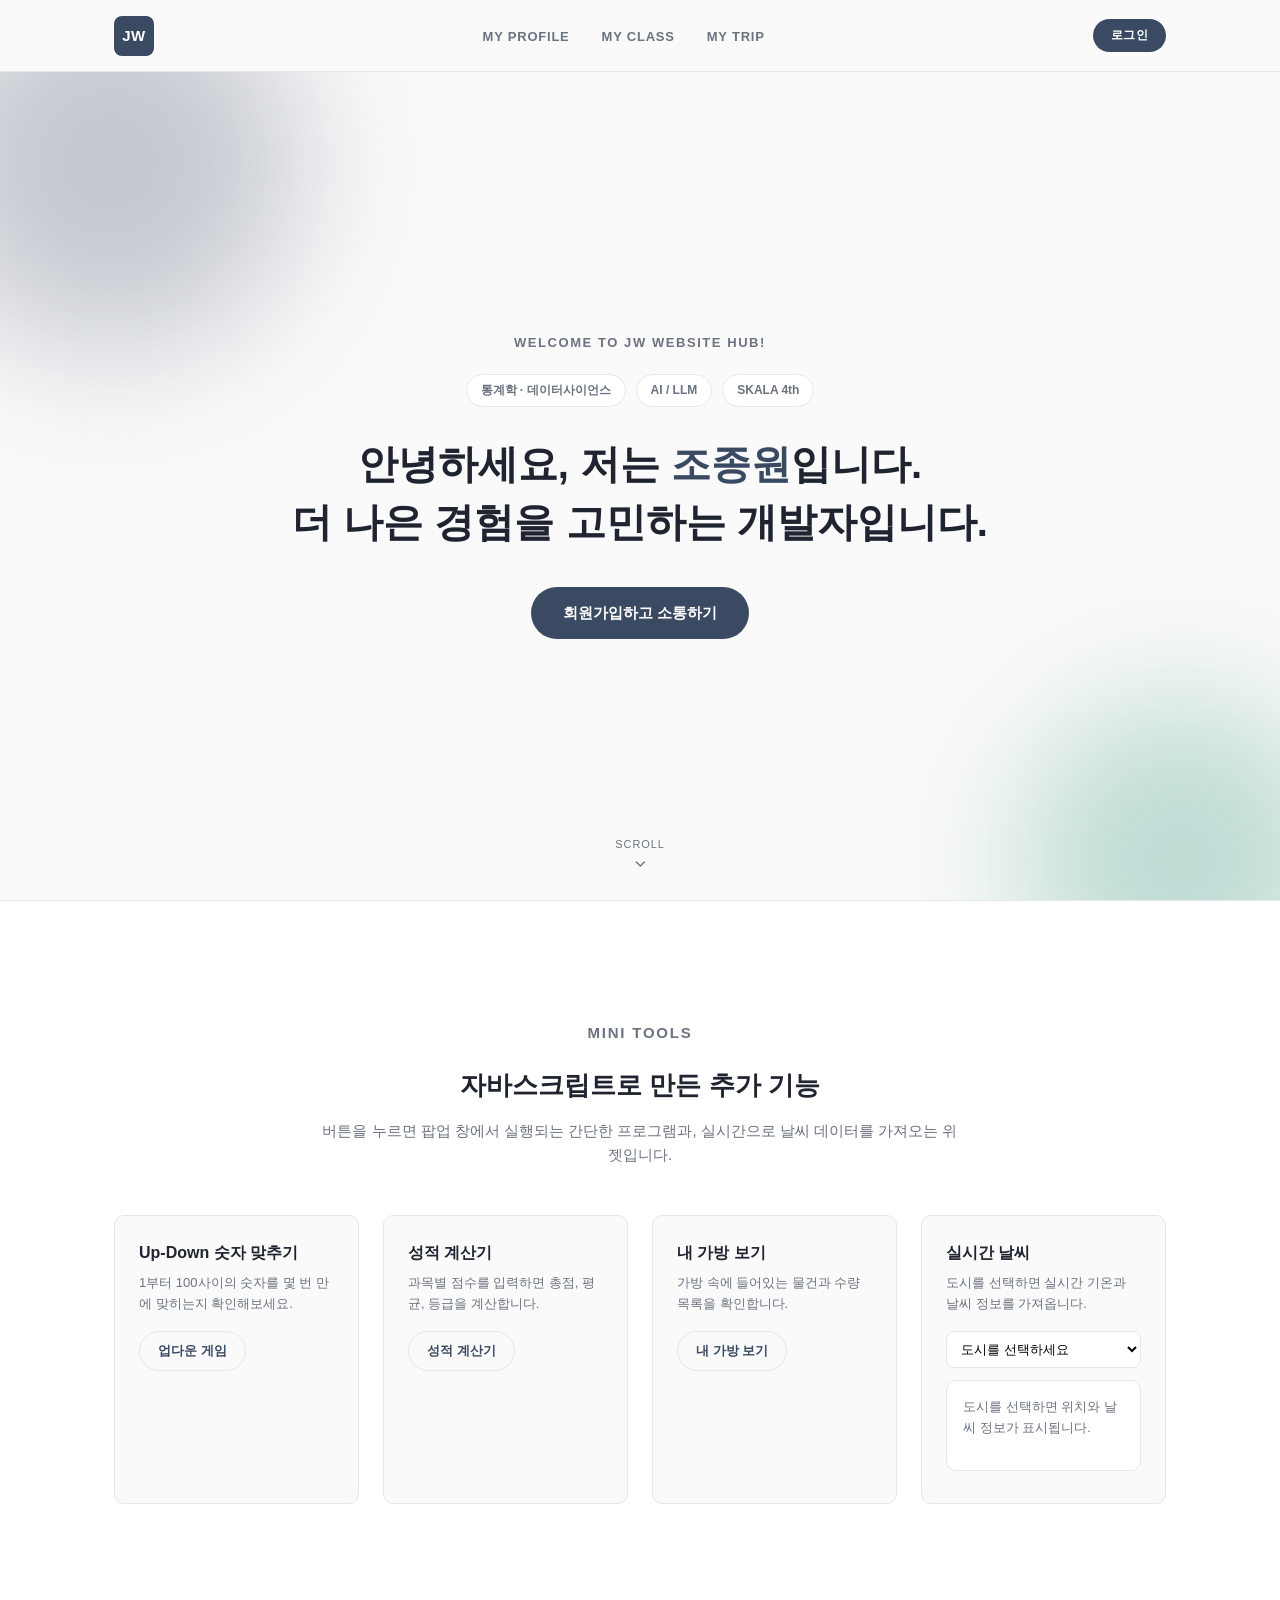
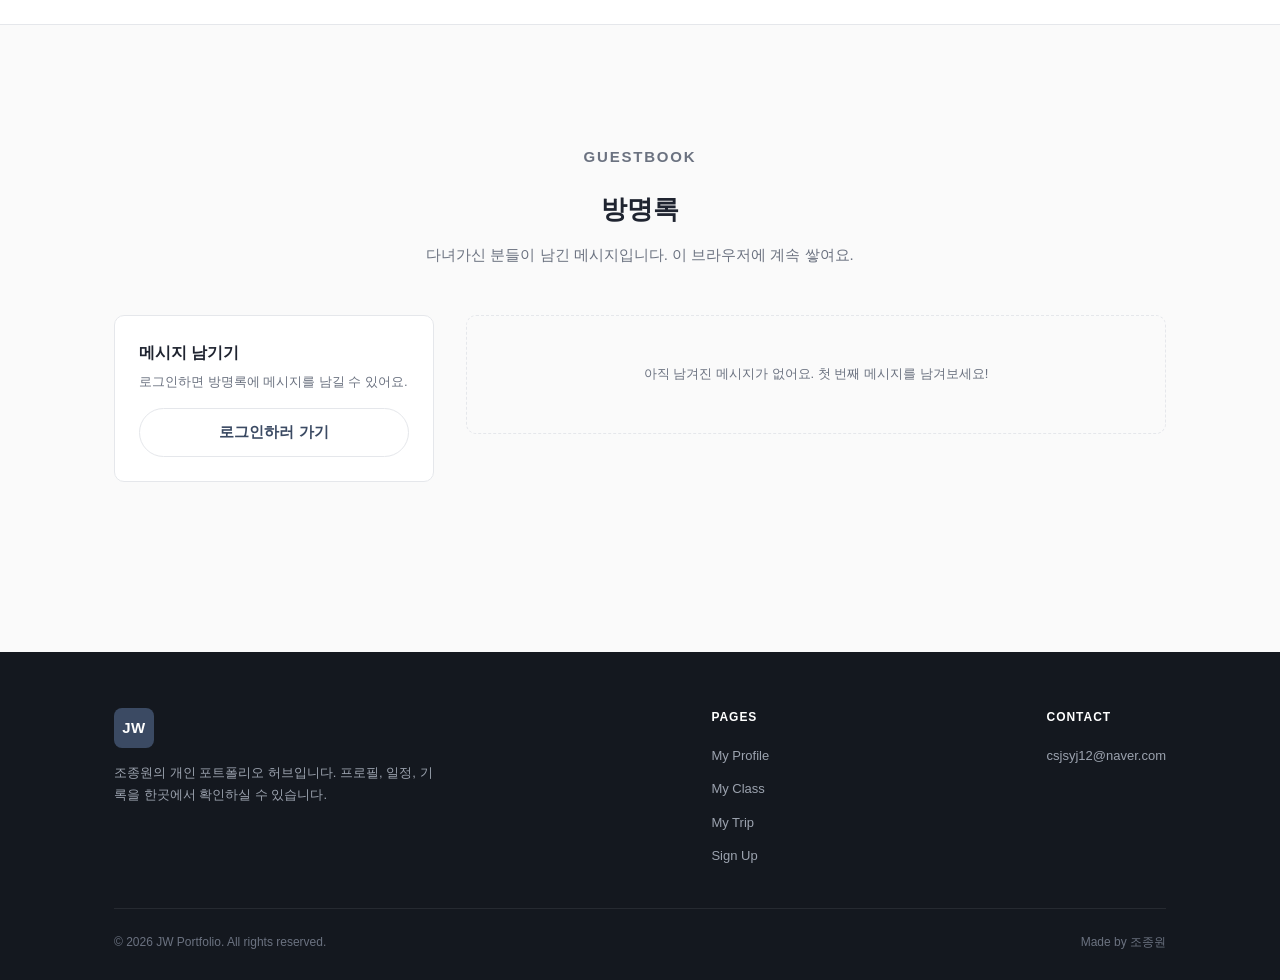
<file: index.html>
<!DOCTYPE html>
<html lang="ko">
<head>
    <meta charset="UTF-8">
    <meta name="viewport" content="width=device-width, initial-scale=1.0">
    <title>JW Hub</title>
    <link rel="stylesheet" href="css/style.css">
</head>
<body class="page-home">
    <header class="site-header">
        <div class="container">
            <a href="index.html" class="logo">JW</a>
            <nav class="main-nav">
            <ul>
                <li><a href="html/myProfile.html">My Profile</a></li>
                <li><a href="html/myClass.html">My Class</a></li>
                <li><a href="html/myTrip.html">My Trip</a></li>
            </ul>
            </nav>
            <div class="header-auth" id="headerAuth"></div>
        </div>
    </header>

    <main>
        <section class="hero">
            <div class="hero-blob one"></div>
            <div class="hero-blob two"></div>
            <p class="hero-eyebrow reveal">Welcome to JW Website Hub!</p>
            <div class="hero-chips reveal">
                <span class="hero-chip">통계학 · 데이터사이언스</span>
                <span class="hero-chip">AI / LLM</span>
                <span class="hero-chip">SKALA 4th</span>
            </div>
            <h1 class="reveal">
            안녕하세요, 저는 <span>조종원</span>입니다.<br />
            더 나은 경험을 고민하는 개발자입니다.
            </h1>
            <div class="hero-cta reveal" id="heroCta">
                <a href="html/signUp.html" class="btn btn-primary">회원가입하고 소통하기</a>    
            </div>
            <button type="button" class="scroll-cue" id="scrollCue" aria-label="아래로 스크롤">
                Scroll
                <svg viewBox="0 0 24 24" fill="none" stroke="currentColor" stroke-width="2" stroke-linecap="round" stroke-linejoin="round"><polyline points="6 9 12 15 18 9"></polyline></svg>
            </button>
        </section>
    </main>
    <aside class="mini-tools" id="miniTools" aria-label="자바스크립트로 만든 미니 프로그램">
        <div class="container">
            <div class="section-header">
                <p class="hero-eyebrow">Mini Tools</p>
                <h2>자바스크립트로 만든 추가 기능</h2>
                <p>버튼을 누르면 팝업 창에서 실행되는 간단한 프로그램과, 실시간으로 날씨 데이터를 가져오는 위젯입니다.</p>
            </div>
            <div class="tool-grid">
                <div class="tool-card">
                    <h3>Up-Down 숫자 맞추기</h3>
                    <p>1부터 100사이의 숫자를 몇 번 만에 맞히는지 확인해보세요.</p>
                    <button type="button" class="btn-outline" id="startUpDown">업다운 게임</button>    
                </div>
                <div class="tool-card">
                    <h3>성적 계산기</h3>
                    <p>과목별 점수를 입력하면 총점, 평균, 등급을 계산합니다.</p>
                    <button type="button" class="btn-outline" id="startGrade">성적 계산기</button>
                </div>
                <div class="tool-card">
                    <h3>내 가방 보기</h3>
                    <p>가방 속에 들어있는 물건과 수량 목록을 확인합니다.</p>
                    <button type="button" class="btn-outline" id="startBag">내 가방 보기</button>
                </div>
                <div class="tool-card">
                    <h3>실시간 날씨</h3>
                    <p>도시를 선택하면 실시간 기온과 날씨 정보를 가져옵니다.</p>
                    <div class="weather-controls">
                        <select id="citySelect">
                            <option value="">도시를 선택하세요</option>
                            <option value="pangyo">판교</option>
                            <option value="gwangju">광주</option>
                            <option value="ulsan">울산</option>
                        </select>
                    </div>
                    <div class="weather-box" id="weather-box">
                        <p class="weather-placeholder">도시를 선택하면 위치와 날씨 정보가 표시됩니다.</p>
                    </div>
                </div>
            </div>
        </div>
    </aside>

    <section class="guestbook" id="guestbook">
        <div class="container">
            <div class="section-header">
                <p class="hero-eyebrow">Guestbook</p>
                <h2>방명록</h2>
                <p>다녀가신 분들이 남긴 메시지입니다. 이 브라우저에 계속 쌓여요.</p>
            </div>
            <div class="guestbook-layout">
                <div class="guestbook-form-shell">
                    <h3>메시지 남기기</h3>
                    <div id="guestbookWriteArea"></div>
                </div>
                <div class="guestbook-list" id="guestbookList"></div>
            </div>
        </div>
    </section>

    <footer class="site-footer">
        <div class="container">
            <div class="footer-top">
                <div class="footer-brand">
                    <span class="logo">JW</span>
                    <p>조종원의 개인 포트폴리오 허브입니다. 프로필, 일정, 기록을 한곳에서 확인하실 수 있습니다.</p>
                </div>
                <div class="footer-col">
                    <h4>Pages</h4>
                    <ul>
                        <li><a href="html/myProfile.html">My Profile</a></li>
                        <li><a href="html/myClass.html">My Class</a></li>
                        <li><a href="html/myTrip.html">My Trip</a></li>
                        <li><a href="html/signUp.html">Sign Up</a></li>
                    </ul>
                </div>
                <div class="footer-col">
                    <h4>Contact</h4>
                    <ul>
                    <li><a href="mailto:csjsyj12@naver.com">csjsyj12@naver.com</a></li>
                    </ul>
                </div>
            </div>
            <div class="footer-bottom">
                <span>© 2026 JW Portfolio. All rights reserved.</span>
                <span>Made by 조종원</span>
            </div>
        </div>
    </footer>

    <div class="modal-overlay" id="modalOverlay">
        <div class="modal" role="dialog" aria-modal="true">
            <button type="button" class="modal-close" id="modalClose" aria-label="닫기">&times;</button>
            <div class="modal-body" id="modalBody"></div>
        </div>
    </div>
   
    <script src="script/index.js"></script>
    <script type="module" src="script/realtimeInfo.js"></script>
    
</body>
</html>
</file>
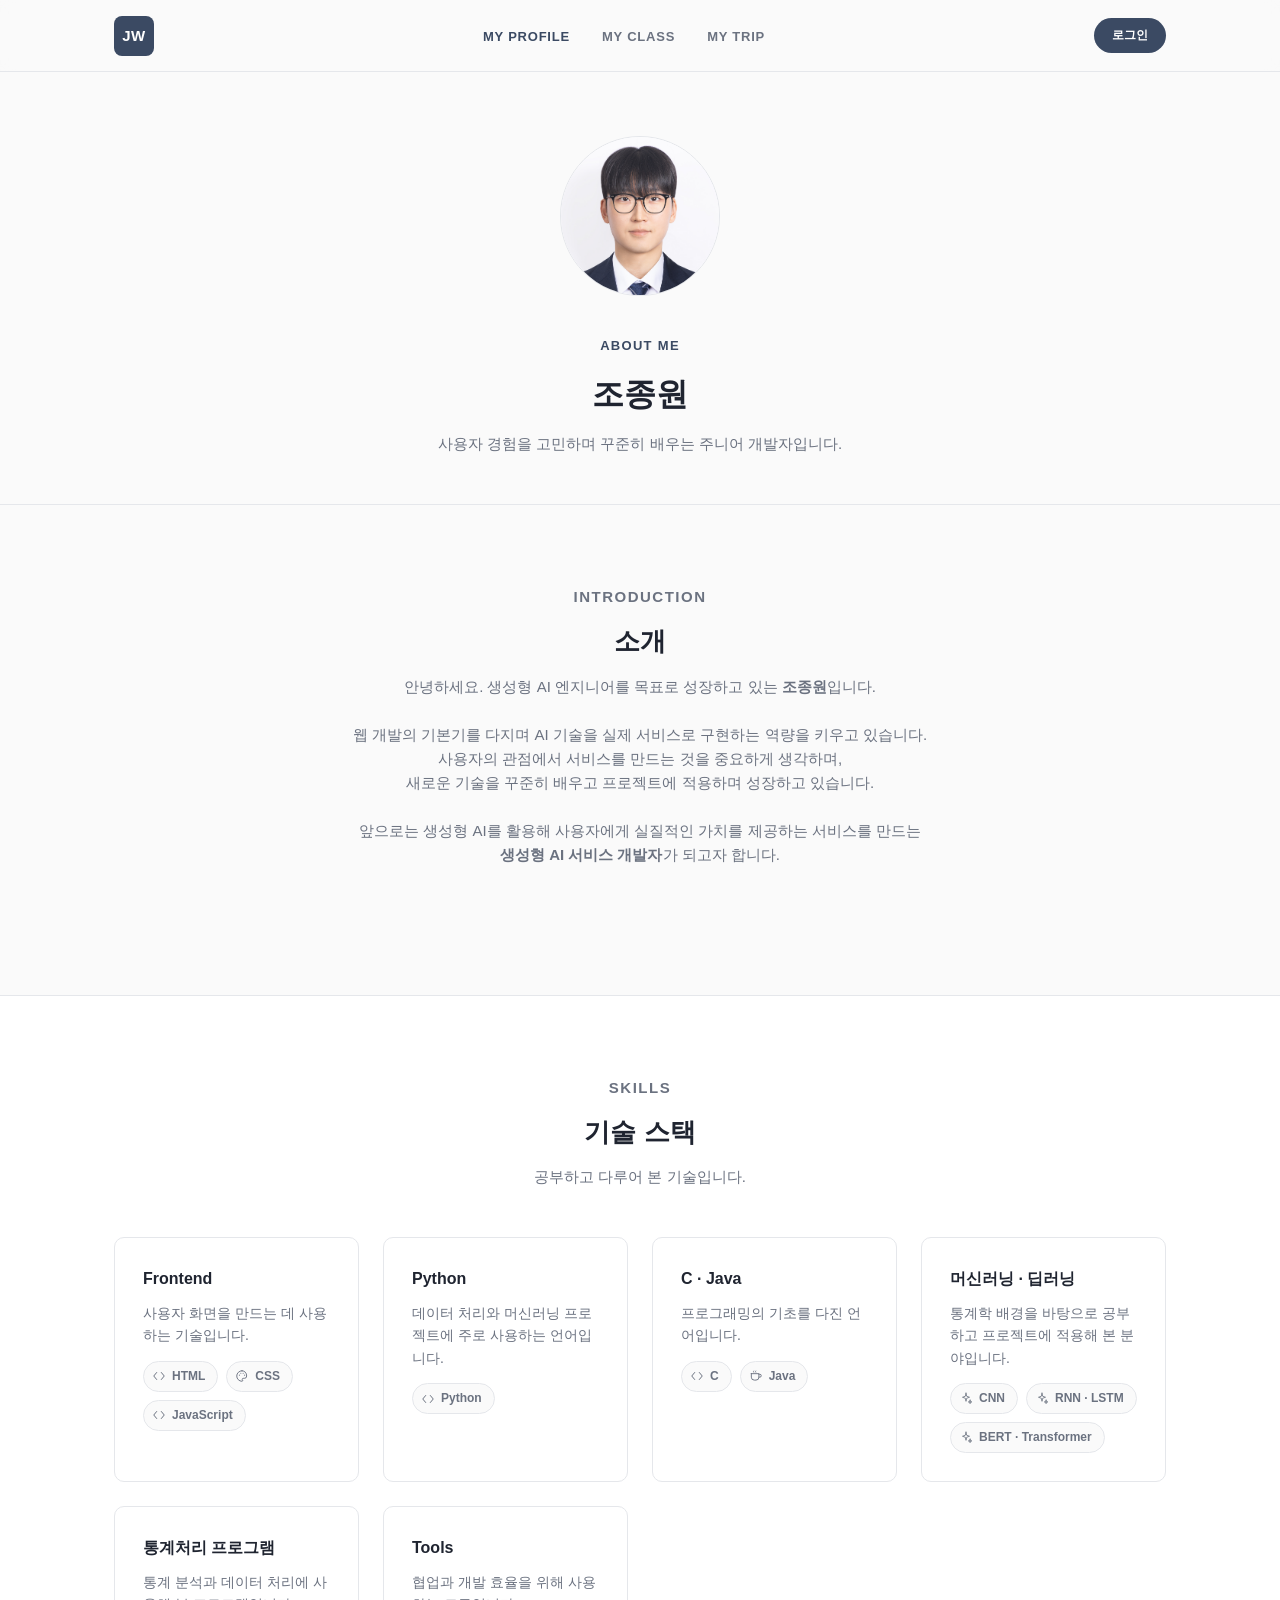
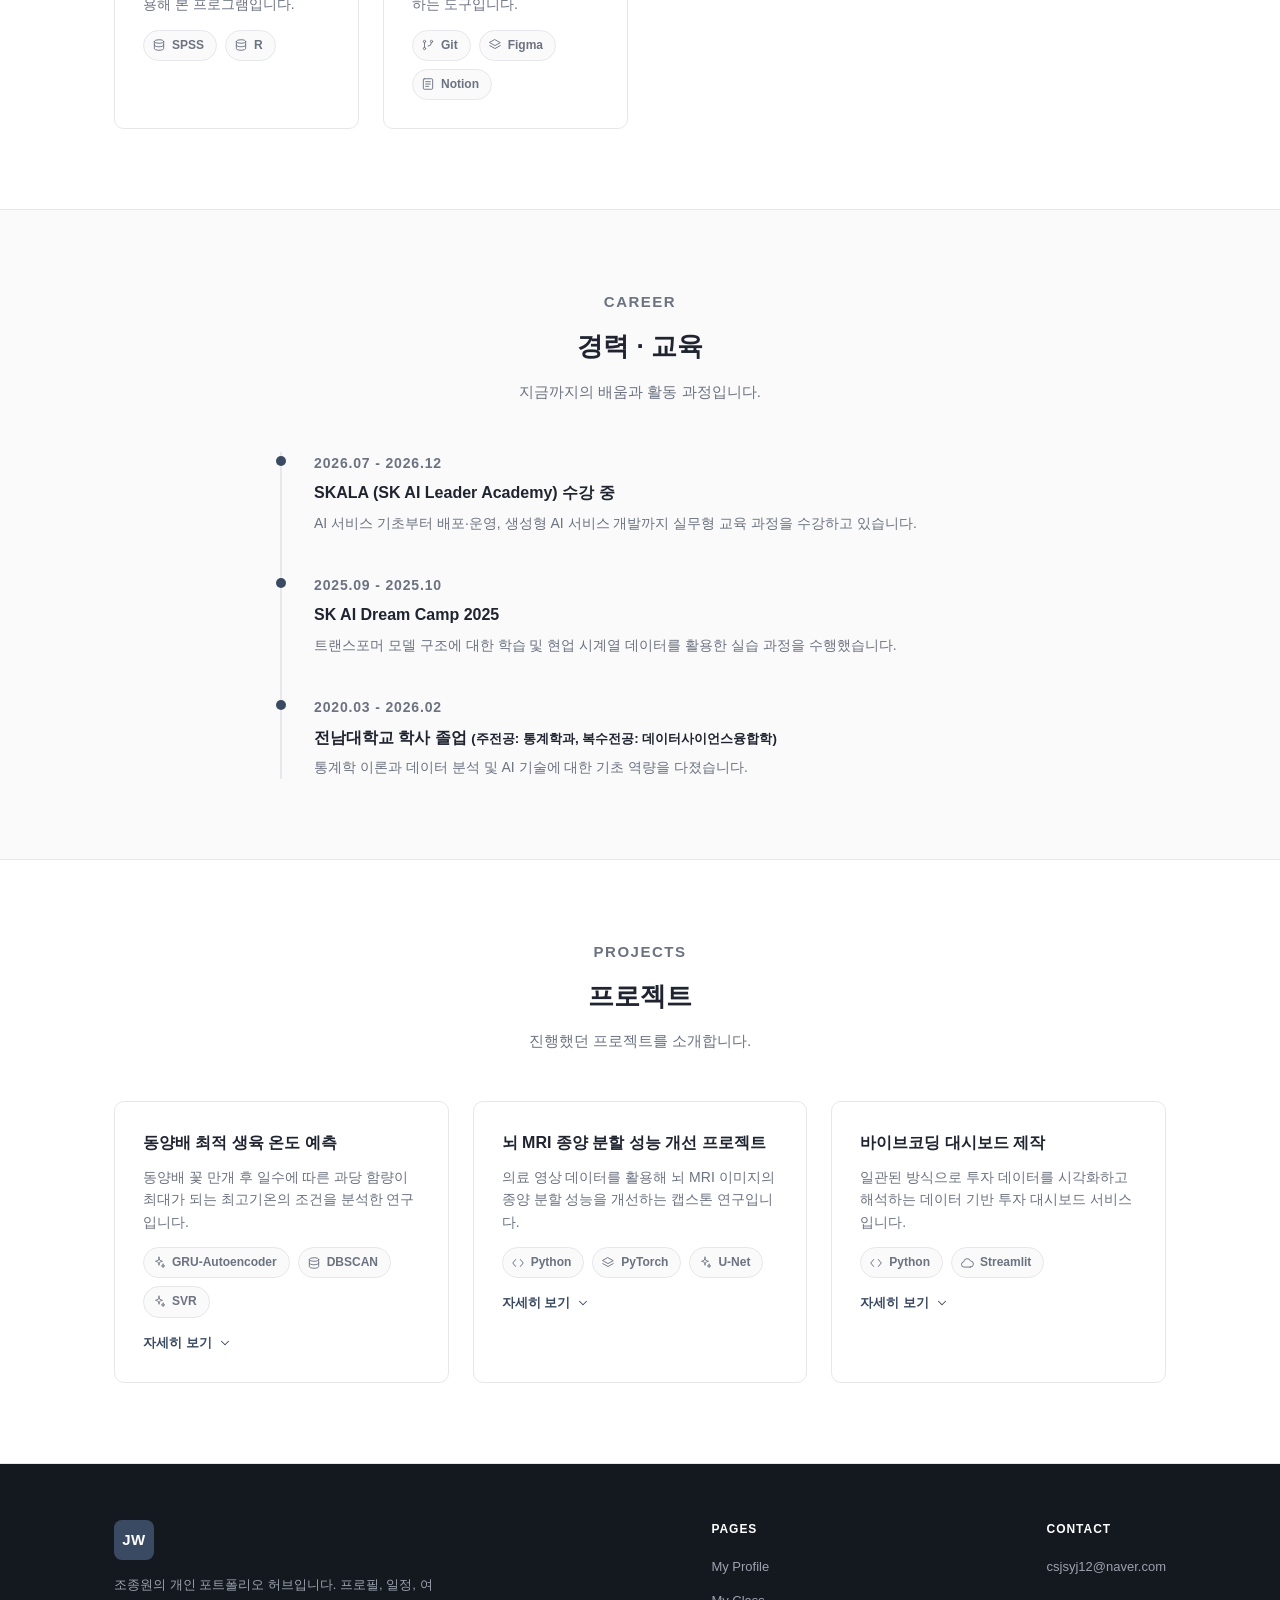
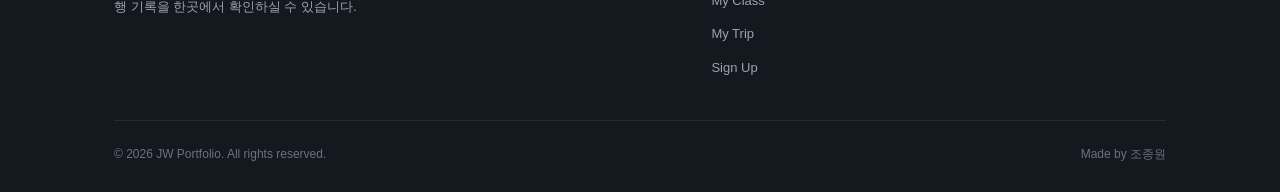
<file: myProfile.html>
<!DOCTYPE html>
<html lang="ko">
<head>
    <meta charset="UTF-8" />
    <meta name="viewport" content="width=device-width, initial-scale=1.0" />
    <title>My Profile - JW Hub</title>
    <style>
        * {
            margin: 0;
            padding: 0;
            box-sizing: border-box;
        }

        :root {
            --color-bg: #fafafa;
            --color-surface: #ffffff;
            --color-text: #1f2430;
            --color-text-muted: #6b7280;
            --color-border: #e5e7eb;
            --color-accent: #3b4a63;
            --color-accent-hover: #2c3852;
            --color-footer-bg: #14181f;
            --color-footer-text: #9ca3af;
            --font-sans: -apple-system, BlinkMacSystemFont, "Apple SD Gothic Neo", "Malgun Gothic", "Segoe UI", sans-serif;
            --container-width: 1100px;
            --radius: 10px;
            --header-height: 72px;
        }

        html {
            scroll-behavior: smooth;
        }

        body {
            font-family: var(--font-sans);
            color: var(--color-text);
            background: var(--color-bg);
            line-height: 1.6;
            -webkit-font-smoothing: antialiased;
        }

        a {
            text-decoration: none;
            color: inherit;
        }

        ul {
            list-style: none;
        }

        img {
            max-width: 100%;
            display: block;
        }

        .container {
            max-width: var(--container-width);
            margin: 0 auto;
            padding: 0 24px;
        }

        /* ----- Header ----- */
        .site-header {
            position: sticky;
            top: 0;
            z-index: 100;
            height: var(--header-height);
            display: flex;
            align-items: center;
            background: rgba(250, 250, 250, 0.85);
            backdrop-filter: blur(8px);
            border-bottom: 1px solid var(--color-border);
            transition: box-shadow 0.25s ease;
        }

        .site-header.scrolled {
            box-shadow: 0 6px 20px rgba(20, 24, 31, 0.06);
        }

        .site-header .container {
            display: flex;
            align-items: center;
            justify-content: space-between;
            width: 100%;
        }

        .logo {
            display: inline-flex;
            align-items: center;
            justify-content: center;
            width: 40px;
            height: 40px;
            border-radius: 8px;
            background: var(--color-accent);
            color: #fff;
            font-weight: 700;
            font-size: 15px;
            letter-spacing: 0.5px;
        }

        .main-nav ul {
            display: flex;
            gap: 32px;
        }

        .main-nav a {
            font-size: 13px;
            font-weight: 600;
            letter-spacing: 0.06em;
            text-transform: uppercase;
            color: var(--color-text-muted);
            transition: color 0.2s ease;
            padding: 8px 0;
        }

        .main-nav a:hover,
        .main-nav a.active {
            color: var(--color-accent);
        }

        /* ----- Page Header ----- */
        .page-header {
            padding: 64px 0 48px;
            border-bottom: 1px solid var(--color-border);
        }

        .section-eyebrow {
            font-size: 13px;
            font-weight: 600;
            letter-spacing: 0.1em;
            text-transform: uppercase;
            color: var(--color-accent);
            margin-bottom: 12px;
        }

        .profile-hero {
            display: flex;
            flex-direction: column;
            align-items: center;
            justify-content: center;
            gap: 40px;
            flex-wrap: wrap;
            text-align: center;
        }

        .profile-photo {
            width: 160px;
            height: 160px;
            border-radius: 50%;
            border: 1px solid var(--color-border);
            background: var(--color-surface);
            display: flex;
            flex-direction: column;
            align-items: center;
            justify-content: center;
            gap: 8px;
            color: var(--color-text-muted);
            flex-shrink: 0;
            overflow: hidden;
        }

        .profile-photo img {
            width: 100%;
            height: 100%;
            object-fit: cover;
            object-position: center 22%;
        }

        .profile-intro {
            max-width: 460px;
        }

        .profile-intro h1 {
            font-size: 32px;
            font-weight: 700;
            margin-bottom: 12px;
        }

        .profile-intro p.desc {
            color: var(--color-text-muted);
            font-size: 15px;
        }

        /* ----- Section ----- */
        .section {
            padding: 80px 0;
        }

        .section-header {
            text-align: center;
            max-width: 640px;
            margin: 0 auto 48px;
        }

        .section-header h2 {
            font-size: 26px;
            font-weight: 700;
            margin-bottom: 12px;
        }

        .section-header p {
            color: var(--color-text-muted);
            font-size: 15px;
        }

        .section-alt {
            background: var(--color-surface);
            border-top: 1px solid var(--color-border);
            border-bottom: 1px solid var(--color-border);
        }

        /* ----- Cards ----- */
        .card-grid {
            display: grid;
            grid-template-columns: repeat(auto-fit, minmax(240px, 1fr));
            gap: 24px;
        }

        .card {
            background: var(--color-surface);
            border: 1px solid var(--color-border);
            border-radius: var(--radius);
            padding: 28px;
            transition: box-shadow 0.2s ease, transform 0.2s ease;
        }

        .card:hover {
            box-shadow: 0 12px 30px rgba(20, 24, 31, 0.06);
            transform: translateY(-2px);
        }

        .card h3 {
            font-size: 16px;
            margin-bottom: 10px;
        }

        .card p {
            color: var(--color-text-muted);
            font-size: 14px;
            margin-bottom: 14px;
        }

        .tag-list {
            display: flex;
            flex-wrap: wrap;
            gap: 8px;
        }

        .tag {
            display: inline-flex;
            align-items: center;
            gap: 6px;
            font-size: 12px;
            font-weight: 600;
            padding: 5px 12px 5px 8px;
            border-radius: 999px;
            background: var(--color-bg);
            border: 1px solid var(--color-border);
            color: var(--color-text-muted);
        }

        .tag-icon {
            width: 14px;
            height: 14px;
            stroke: var(--color-accent);
            flex-shrink: 0;
        }

        .project-toggle {
            display: inline-flex;
            align-items: center;
            gap: 6px;
            margin-top: 16px;
            padding: 0;
            border: none;
            background: none;
            cursor: pointer;
            font-family: var(--font-sans);
            font-size: 13px;
            font-weight: 600;
            color: var(--color-accent);
        }

        .project-chevron {
            width: 14px;
            height: 14px;
            stroke: var(--color-accent);
            transition: transform 0.25s ease;
        }

        .project-card.is-expanded .project-chevron {
            transform: rotate(180deg);
        }

        .project-detail {
            max-height: 0;
            overflow: hidden;
            transition: max-height 0.35s ease;
        }

        .project-card.is-expanded .project-detail {
            max-height: 420px;
        }

        .project-detail p {
            margin-top: 14px;
            padding-top: 14px;
            border-top: 1px solid var(--color-border);
            font-size: 13px;
            color: var(--color-text-muted);
            line-height: 1.7;
        }
        /* ----- Timeline ----- */
        .timeline {
            max-width: 720px;
            margin: 0 auto;
            border-left: 2px solid var(--color-border);
            padding-left: 32px;
        }

        .timeline-item {
            position: relative;
            padding-bottom: 40px;
        }

        .timeline-item:last-child {
            padding-bottom: 0;
        }

        .timeline-item::before {
            content: "";
            position: absolute;
            left: -38px;
            top: 4px;
            width: 10px;
            height: 10px;
            border-radius: 50%;
            background: var(--color-accent);
        }

        .timeline-date {
            font-size: 12px;
            font-weight: 600;
            letter-spacing: 0.06em;
            text-transform: uppercase;
            color: var(--color-accent);
            margin-bottom: 6px;
        }

        .timeline-item h3 {
            font-size: 16px;
            margin-bottom: 6px;
        }

        .timeline-item p {
            color: var(--color-text-muted);
            font-size: 14px;
        }

        /* ----- Scroll Reveal ----- */
        .reveal {
            opacity: 0;
            transform: translateY(24px);
            transition: opacity 0.6s ease, transform 0.6s ease;
        }

        .reveal.is-visible {
            opacity: 1;
            transform: translateY(0);
        }

        .card-grid .reveal:nth-child(2) { transition-delay: 0.08s; }
        .card-grid .reveal:nth-child(3) { transition-delay: 0.16s; }
        .card-grid .reveal:nth-child(4) { transition-delay: 0.24s; }

        /* ----- Back To Top ----- */
        .to-top {
            position: fixed;
            right: 24px;
            bottom: 24px;
            width: 44px;
            height: 44px;
            border-radius: 50%;
            background: var(--color-accent);
            color: #fff;
            border: none;
            display: flex;
            align-items: center;
            justify-content: center;
            cursor: pointer;
            opacity: 0;
            transform: translateY(10px);
            pointer-events: none;
            transition: opacity 0.25s ease, transform 0.25s ease, background 0.2s ease;
            z-index: 90;
        }

        .to-top.visible {
            opacity: 1;
            transform: translateY(0);
            pointer-events: auto;
        }

        .to-top:hover {
            background: var(--color-accent-hover);
        }

        .to-top svg {
            width: 18px;
            height: 18px;
            stroke: #fff;
        }

        /* ----- Footer ----- */
        .site-footer {
        background: var(--color-footer-bg);
        color: var(--color-footer-text);
        padding: 56px 0 28px;
        }

        .footer-top {
            display: flex;
            justify-content: space-between;
            flex-wrap: wrap;
            gap: 32px;
            padding-bottom: 32px;
            border-bottom: 1px solid rgba(255, 255, 255, 0.08);
        }

        .footer-brand .logo {
            margin-bottom: 14px;
        }

        .footer-brand p {
            max-width: 320px;
            font-size: 13px;
            line-height: 1.7;
        }

        .footer-col h4 {
            font-size: 12px;
            letter-spacing: 0.08em;
            text-transform: uppercase;
            color: #fff;
            margin-bottom: 14px;
        }

        .footer-col li {
            margin-bottom: 8px;
        }

        .footer-col a {
            font-size: 13px;
            color: var(--color-footer-text);
            transition: color 0.2s ease;
        }

        .footer-col a:hover {
            color: #fff;
        }

        .footer-bottom {
            padding-top: 24px;
            display: flex;
            justify-content: space-between;
            flex-wrap: wrap;
            gap: 8px;
            font-size: 12px;
            color: #6b7280;
        }

        /* ----- Responsive ----- */
        @media (max-width: 720px) {
        .main-nav ul {
            gap: 18px;
        }
        .profile-hero {
            flex-direction: column;
            text-align: center;
        }
        .profile-intro {
            text-align: center;
        }
        .profile-intro h1 {
            font-size: 26px;
        }
        .footer-top {
            flex-direction: column;
        }
        .timeline {
            padding-left: 24px;
        }
        .timeline-item::before {
            left: -30px;
        }
        }

        @media (prefers-reduced-motion: reduce) {
        .reveal {
            opacity: 1;
            transform: none;
            transition: none;
        }
    }

        /* ----- Header Auth ----- */
        .header-auth { display: flex; align-items: center; gap: 10px; }
        .header-login-btn {
            padding: 8px 18px;
            border-radius: 999px;
            font-size: 12px;
            font-weight: 700;
            border: none;
            cursor: pointer;
            background: var(--color-accent);
            color: #fff;
            font-family: var(--font-sans);
            transition: background 0.2s ease, transform 0.15s ease, box-shadow 0.2s ease;
        }
        .header-login-btn:hover {
            background: var(--color-accent-hover);
            transform: translateY(-1px);
            box-shadow: 0 6px 16px rgba(59, 74, 99, 0.25);
        }
        .header-user-chip { font-size: 13px; font-weight: 700; color: var(--color-text); }
        .header-logout-btn {
            padding: 7px 16px;
            border-radius: 999px;
            font-size: 12px;
            font-weight: 600;
            border: 1px solid var(--color-border);
            background: transparent;
            color: var(--color-text-muted);
            cursor: pointer;
            font-family: var(--font-sans);
            transition: border-color 0.2s ease, color 0.2s ease;
        }
        .header-logout-btn:hover { border-color: var(--color-accent); color: var(--color-accent); }
    </style>
</head>
<body>
    <!-- 아이콘 스프라이트 (외부 라이브러리 없이 직접 그린 인라인 SVG) -->
    <svg width="0" height="0" style="position:absolute" aria-hidden="true">
        <defs>
            <symbol id="icon-code" viewBox="0 0 24 24" fill="none" stroke="currentColor" stroke-width="1.7" stroke-linecap="round" stroke-linejoin="round">
                <polyline points="8 6 3 12 8 18"></polyline>
                <polyline points="16 6 21 12 16 18"></polyline>
            </symbol>
            <symbol id="icon-palette" viewBox="0 0 24 24" fill="none" stroke="currentColor" stroke-width="1.6" stroke-linecap="round" stroke-linejoin="round">
                <path d="M12 3a9 9 0 1 0 0 18c1 0 1.6-.8 1.2-1.7-.3-.6-.9-1-.9-1.7 0-.9.8-1.6 1.7-1.6H16a4 4 0 0 0 4-4C20 6.6 16.6 3 12 3z"></path>
                <circle cx="7.5" cy="10.5" r="0.9" fill="currentColor" stroke="none"></circle>
                <circle cx="10" cy="7.3" r="0.9" fill="currentColor" stroke="none"></circle>
                <circle cx="14" cy="7.3" r="0.9" fill="currentColor" stroke="none"></circle>
                <circle cx="16.5" cy="10.5" r="0.9" fill="currentColor" stroke="none"></circle>
            </symbol>
            <symbol id="icon-server" viewBox="0 0 24 24" fill="none" stroke="currentColor" stroke-width="1.6" stroke-linecap="round" stroke-linejoin="round">
                <rect x="3" y="4" width="18" height="6" rx="1.5"></rect>
                <rect x="3" y="14" width="18" height="6" rx="1.5"></rect>
                <circle cx="7" cy="7" r="0.7" fill="currentColor" stroke="none"></circle>
                <circle cx="7" cy="17" r="0.7" fill="currentColor" stroke="none"></circle>
            </symbol>
            <symbol id="icon-cup" viewBox="0 0 24 24" fill="none" stroke="currentColor" stroke-width="1.6" stroke-linecap="round" stroke-linejoin="round">
                <path d="M4 8h13v6a5 5 0 0 1-5 5H9a5 5 0 0 1-5-5V8z"></path>
                <path d="M17 9h1.5a2.5 2.5 0 0 1 0 5H17"></path>
                <path d="M8 3.5c-.5.7-.5 1.3 0 2"></path>
                <path d="M11.5 3.5c-.5.7-.5 1.3 0 2"></path>
            </symbol>
            <symbol id="icon-database" viewBox="0 0 24 24" fill="none" stroke="currentColor" stroke-width="1.6" stroke-linecap="round" stroke-linejoin="round">
                <ellipse cx="12" cy="6" rx="8" ry="3"></ellipse>
                <path d="M4 6v6c0 1.7 3.6 3 8 3s8-1.3 8-3V6"></path>
                <path d="M4 12v6c0 1.7 3.6 3 8 3s8-1.3 8-3v-6"></path>
            </symbol>
            <symbol id="icon-branch" viewBox="0 0 24 24" fill="none" stroke="currentColor" stroke-width="1.6" stroke-linecap="round" stroke-linejoin="round">
                <circle cx="6" cy="6" r="2"></circle>
                <circle cx="6" cy="18" r="2"></circle>
                <circle cx="18" cy="6" r="2"></circle>
                <path d="M6 8v8"></path>
                <path d="M18 8a6 6 0 0 1-6 6"></path>
            </symbol>
            <symbol id="icon-layers" viewBox="0 0 24 24" fill="none" stroke="currentColor" stroke-width="1.6" stroke-linecap="round" stroke-linejoin="round">
                <polygon points="12 3 21 8 12 13 3 8"></polygon>
                <polyline points="3 13 12 18 21 13"></polyline>
            </symbol>
            <symbol id="icon-note" viewBox="0 0 24 24" fill="none" stroke="currentColor" stroke-width="1.6" stroke-linecap="round" stroke-linejoin="round">
                <rect x="4" y="3" width="16" height="18" rx="1.5"></rect>
                <path d="M8 8h8M8 12h8M8 16h5"></path>
            </symbol>
            <symbol id="icon-book" viewBox="0 0 24 24" fill="none" stroke="currentColor" stroke-width="1.6" stroke-linecap="round" stroke-linejoin="round">
                <path d="M4 5.5A2.5 2.5 0 0 1 6.5 3H12v18H6.5A2.5 2.5 0 0 1 4 18.5v-13z"></path>
                <path d="M20 5.5A2.5 2.5 0 0 0 17.5 3H12v18h5.5a2.5 2.5 0 0 0 2.5-2.5v-13z"></path>
            </symbol>
            <symbol id="icon-cloud" viewBox="0 0 24 24" fill="none" stroke="currentColor" stroke-width="1.6" stroke-linecap="round" stroke-linejoin="round">
                <path d="M17.5 19H7a4.5 4.5 0 0 1-.6-8.96A6 6 0 0 1 18 8.5 3.5 3.5 0 0 1 17.5 19z"></path>
            </symbol>
            <symbol id="icon-sparkles" viewBox="0 0 24 24" fill="none" stroke="currentColor" stroke-width="1.4" stroke-linecap="round" stroke-linejoin="round">
                <path d="M12 2l1.2 5.3L18 9l-4.8 1.7L12 16l-1.2-5.3L6 9l4.8-1.7L12 2z"></path>
                <path d="M19 14l.6 2.4L22 17l-2.4.6L19 20l-.6-2.4L16 17l2.4-.6L19 14z"></path>
            </symbol>
            <symbol id="icon-camera" viewBox="0 0 24 24" fill="none" stroke="currentColor" stroke-width="1.6" stroke-linecap="round" stroke-linejoin="round">
                <path d="M4 8h3l1.5-2h7L17 8h3a1 1 0 0 1 1 1v9a1 1 0 0 1-1 1H4a1 1 0 0 1-1-1V9a1 1 0 0 1 1-1z"></path>
                <circle cx="12" cy="13.5" r="3.3"></circle>
            </symbol>
            <symbol id="icon-arrow-up" viewBox="0 0 24 24" fill="none" stroke="currentColor" stroke-width="2" stroke-linecap="round" stroke-linejoin="round">
                <line x1="12" y1="19" x2="12" y2="5"></line>
                <polyline points="6 11 12 5 18 11"></polyline>
            </symbol>
            <symbol id="icon-chevron-down" viewBox="0 0 24 24" fill="none" stroke="currentColor" stroke-width="1.8" stroke-linecap="round" stroke-linejoin="round">
                <polyline points="6 9 12 15 18 9"></polyline>
            </symbol>
        </defs>
    </svg>

    <header class="site-header" id="siteHeader">
    <div class="container">
        <a href="index.html" class="logo">JW</a>
        <nav class="main-nav">
        <ul>
            <li><a href="myProfile.html" class="active">My Profile</a></li>
            <li><a href="myClass.html">My Class</a></li>
            <li><a href="myTrip.html">My Trip</a></li>
        </ul>
        </nav>
        <div class="header-auth" id="headerAuth"></div>
    </div>
    </header>

    <main>
    <section class="page-header">
        <div class="container">
            <div class="profile-hero">
                <div class="profile-photo">
                    <img src="/media/조종원.jpg" alt="조종원 프로필 사진">
                </div>
                <div class="profile-intro">
                    <p class="section-eyebrow">About Me</p>
                    <h1>조종원</h1>
                    <p class="desc">사용자 경험을 고민하며 꾸준히 배우는 주니어 개발자입니다.</p>
                </div>
            </div>
        </div>
    </section>

    <section class="section">
        <div class="container">
            <div class="section-header reveal">
                <p class="section-eyebrow">Introduction</p>
                <h2>소개</h2>
                <p>
                    안녕하세요. 생성형 AI 엔지니어를 목표로 성장하고 있는
                    <strong>조종원</strong>입니다.
                    <br><br>

                    웹 개발의 기본기를 다지며 AI 기술을 실제 서비스로 구현하는
                    역량을 키우고 있습니다.<br> 사용자의 관점에서 서비스를
                    만드는 것을 중요하게 생각하며,<br> 새로운 기술을 꾸준히 배우고
                    프로젝트에 적용하며 성장하고 있습니다.
                    <br><br>

                    앞으로는 생성형 AI를 활용해 사용자에게 실질적인 가치를 제공하는
                    서비스를 만드는 <br> <strong>생성형 AI 서비스 개발자</strong>가 되고자 합니다.
                </p>
            </div>
        </div>
    </section>

    <section class="section section-alt">
        <div class="container">
            <div class="section-header reveal">
                <p class="section-eyebrow">Skills</p>
                <h2>기술 스택</h2>
                <p>공부하고 다루어 본 기술입니다.</p>
            </div>
            <div class="card-grid">
                <div class="card reveal">
                    <h3>Frontend</h3>
                    <p>사용자 화면을 만드는 데 사용하는 기술입니다.</p>
                    <div class="tag-list">
                        <span class="tag"><svg class="tag-icon"><use href="#icon-code"></use></svg>HTML</span>
                        <span class="tag"><svg class="tag-icon"><use href="#icon-palette"></use></svg>CSS</span>
                        <span class="tag"><svg class="tag-icon"><use href="#icon-code"></use></svg>JavaScript</span>
                    </div>
                </div>
                <div class="card reveal">
                    <h3>Python</h3>
                    <p>데이터 처리와 머신러닝 프로젝트에 주로 사용하는 언어입니다.</p>
                    <div class="tag-list">
                        <span class="tag"><svg class="tag-icon"><use href="#icon-code"></use></svg>Python</span>
                    </div>
                </div>
                <div class="card reveal">
                    <h3>C · Java</h3>
                    <p>프로그래밍의 기초를 다진 언어입니다.</p>
                    <div class="tag-list">
                        <span class="tag"><svg class="tag-icon"><use href="#icon-code"></use></svg>C</span>
                        <span class="tag"><svg class="tag-icon"><use href="#icon-cup"></use></svg>Java</span>
                    </div>
                </div>
                <div class="card reveal">
                    <h3>머신러닝 · 딥러닝</h3>
                    <p>통계학 배경을 바탕으로 공부하고 프로젝트에 적용해 본 분야입니다.</p>
                    <div class="tag-list">
                        <span class="tag"><svg class="tag-icon"><use href="#icon-sparkles"></use></svg>CNN</span>
                        <span class="tag"><svg class="tag-icon"><use href="#icon-sparkles"></use></svg>RNN · LSTM</span>
                        <span class="tag"><svg class="tag-icon"><use href="#icon-sparkles"></use></svg>BERT · Transformer</span>
                    </div>
                </div>
                <div class="card reveal">
                    <h3>통계처리 프로그램</h3>
                    <p>통계 분석과 데이터 처리에 사용해 본 프로그램입니다.</p>
                    <div class="tag-list">
                        <span class="tag"><svg class="tag-icon"><use href="#icon-database"></use></svg>SPSS</span>
                        <span class="tag"><svg class="tag-icon"><use href="#icon-database"></use></svg>R</span>
                    </div>
                </div>
                <div class="card reveal">
                    <h3>Tools</h3>
                    <p>협업과 개발 효율을 위해 사용하는 도구입니다.</p>
                    <div class="tag-list">
                        <span class="tag"><svg class="tag-icon"><use href="#icon-branch"></use></svg>Git</span>
                        <span class="tag"><svg class="tag-icon"><use href="#icon-layers"></use></svg>Figma</span>
                        <span class="tag"><svg class="tag-icon"><use href="#icon-note"></use></svg>Notion</span>
                    </div>
                </div>
            </div>
        </div>
    </section>

    <section class="section">
        <div class="container">
            <div class="section-header reveal">
                <p class="section-eyebrow">Career</p>
                <h2>경력 · 교육</h2>
                <p>지금까지의 배움과 활동 과정입니다. </p>
            </div>
            <div class="timeline">
                <div class="timeline-item reveal">
                    <p class="timeline-date">2026.07 - 2026.12</p>
                    <h3>SKALA (SK AI Leader Academy) 수강 중</h3>
                    <p>AI 서비스 기초부터 배포·운영, 생성형 AI 서비스 개발까지 실무형 교육 과정을 수강하고 있습니다.</p>
                </div>
                <div class="timeline-item reveal">
                    <p class="timeline-date">2025.09 - 2025.10</p>
                    <h3>SK AI Dream Camp 2025</h3>
                    <p>트랜스포머 모델 구조에 대한 학습 및 현업 시계열 데이터를 활용한 실습 과정을 수행했습니다.</p>
                </div>
                <div class="timeline-item reveal">
                    <p class="timeline-date">2020.03 - 2026.02</p>
                    <h3>전남대학교 학사 졸업 <small>(주전공: 통계학과, 복수전공: 데이터사이언스융합학)</small></h3>
                    <p>통계학 이론과 데이터 분석 및 AI 기술에 대한 기초 역량을 다졌습니다.</p>
                </div>
            </div>
        </div>
    </section>

    <section class="section section-alt">
        <div class="container">
            <div class="section-header reveal">
                <p class="section-eyebrow">Projects</p>
                <h2>프로젝트</h2>
                <p>진행했던 프로젝트를 소개합니다.</p>
            </div>
            <div class="card-grid">
                <div class="card project-card reveal">
                    <h3>동양배 최적 생육 온도 예측</h3>
                    <p>동양배 꽃 만개 후 일수에 따른 과당 함량이 최대가 되는 최고기온의 조건을 분석한 연구입니다.</p>
                    <div class="tag-list">
                        <span class="tag"><svg class="tag-icon"><use href="#icon-sparkles"></use></svg>GRU-Autoencoder</span>
                        <span class="tag"><svg class="tag-icon"><use href="#icon-database"></use></svg>DBSCAN</span>
                        <span class="tag"><svg class="tag-icon"><use href="#icon-sparkles"></use></svg>SVR</span>
                    </div>
                    <button type="button" class="project-toggle">
                        <span class="project-toggle-label">자세히 보기</span>
                        <svg class="project-chevron"><use href="#icon-chevron-down"></use></svg>
                    </button>
                    <div class="project-detail">
                        <p>
                            기간: 2024.05 ~ 2024.12 (8개월)<br>
                            팀 구성: 3인 (석사 연구원 1명, 대학생 1명, 본인)<br>
                            담당 역할: 데이터 전처리, 모델 설계, 분석<br><br>
                            GRU-Autoencoder 기반 특성 추출 → DBSCAN 기반 당 함량 최대 시점 필터링 → SVR 기반 예측 순서로 진행했습니다.
                            MSE 1.08, R² 0.81의 결과를 도출했으며, 데이터 수 제한이라는 현실적 제약을 인식하고 추가 데이터 확보의 필요성을 도출했습니다.
                        </p>
                    </div>
                </div>
                <div class="card project-card reveal">
                    <h3>뇌 MRI 종양 분할 성능 개선 프로젝트</h3>
                    <p>의료 영상 데이터를 활용해 뇌 MRI 이미지의 종양 분할 성능을 개선하는 캡스톤 연구입니다.</p>
                    <div class="tag-list">
                        <span class="tag"><svg class="tag-icon"><use href="#icon-code"></use></svg>Python</span>
                        <span class="tag"><svg class="tag-icon"><use href="#icon-layers"></use></svg>PyTorch</span>
                        <span class="tag"><svg class="tag-icon"><use href="#icon-sparkles"></use></svg>U-Net</span>
                    </div>
                    <button type="button" class="project-toggle">
                        <span class="project-toggle-label">자세히 보기</span>
                        <svg class="project-chevron"><use href="#icon-chevron-down"></use></svg>
                    </button>
                    <div class="project-detail">
                        <p>
                            기간: 2025.09 ~ 2025.12 (4개월)<br>
                            팀 구성: 3인 팀 프로젝트 (창의융합DS 캡스톤)<br>
                            담당 역할: 데이터 전처리, 소형 종양 탐지 성능 분석<br><br>
                            데이터 속성 기반 층화 분할 → 결측 이미지에 대한 추가 채널 구축 → ResU-Net 모델 기반 종양 분할 순서로 진행했습니다.
                            IoU 0.89, Dice 0.925의 결과를 도출했으며, 추가 성능 검증을 위해 테스트 데이터 셋에 대한 F1 Score 95.24%를 확인했습니다.
                        </p>
                    </div>
                </div>
                <div class="card project-card reveal">
                    <h3>바이브코딩 대시보드 제작</h3>
                    <p>일관된 방식으로 투자 데이터를 시각화하고 해석하는 데이터 기반 투자 대시보드 서비스입니다.</p>
                    <div class="tag-list">
                        <span class="tag"><svg class="tag-icon"><use href="#icon-code"></use></svg>Python</span>
                        <span class="tag"><svg class="tag-icon"><use href="#icon-cloud"></use></svg>Streamlit</span>
                    </div>
                    <button type="button" class="project-toggle">
                        <span class="project-toggle-label">자세히 보기</span>
                        <svg class="project-chevron"><use href="#icon-chevron-down"></use></svg>
                    </button>
                    <div class="project-detail">
                        <p>
                            기간: 2026.04.30 ~ 2026.05.14<br>
                            팀 구성: 3인 (대학생 2명, 본인)<br>
                            담당 역할: 데이터 분할 방법 정의, 대시보드 설계<br><br>
                            데이터 특성에 따른 1차 기준(시계열, 거래, 포트폴리오)과 데이터 구조에 따른 2차 기준(1D, 2D, ND)을 설정하고,
                            각 기준에 따른 투자 지표 계산 방식 및 시각화 선택 방식을 정의한 후 바이브코딩을 통해 대시보드를 구축했습니다.
                            시장 지표 정보와 분석 근거를 제공하는 화면을 추가해 서비스의 다양한 기능을 제공했습니다.
                        </p>
                    </div>
                </div>
            </div>
        </div>
    </section>
    </main>

    <footer class="site-footer">
        <div class="container">
            <div class="footer-top">
                <div class="footer-brand">
                    <span class="logo">JW</span>
                    <p>조종원의 개인 포트폴리오 허브입니다. 프로필, 일정, 여행 기록을 한곳에서 확인하실 수 있습니다.</p>
                </div>
                <div class="footer-col">
                    <h4>Pages</h4>
                    <ul>
                        <li><a href="myProfile.html">My Profile</a></li>
                        <li><a href="myClass.html">My Class</a></li>
                        <li><a href="myTrip.html">My Trip</a></li>
                        <li><a href="signUp.html">Sign Up</a></li>
                    </ul>
                </div>
                <div class="footer-col">
                    <h4>Contact</h4>
                    <ul>
                        <li><a href="mailto:csjsyj12@naver.com">csjsyj12@naver.com</a></li>
                    </ul>
                </div>
            </div>
            <div class="footer-bottom">
                <span>© 2026 JW Portfolio. All rights reserved.</span>
                <span>Made by 조종원</span>
            </div>
        </div>
    </footer>

    <button class="to-top" id="toTopBtn" aria-label="맨 위로 이동">
        <svg><use href="#icon-arrow-up"></use></svg>
    </button>

    <script>
        /* ----- Scroll Reveal ----- */
        var revealEls = document.querySelectorAll('.reveal');
        if ('IntersectionObserver' in window) {
            var observer = new IntersectionObserver(function (entries) {
            entries.forEach(function (entry) {
                if (entry.isIntersecting) {
                entry.target.classList.add('is-visible');
                observer.unobserve(entry.target);
                }
            });
            }, { threshold: 0.15 });
            revealEls.forEach(function (el) { observer.observe(el); });
        } else {
            revealEls.forEach(function (el) { el.classList.add('is-visible'); });
        }

        /* ----- Header Scroll ----- */
        var header = document.getElementById('siteHeader');
        var toTopBtn = document.getElementById('toTopBtn');
        window.addEventListener('scroll', function () {
            var scrolled = window.scrollY > 10;
            header.classList.toggle('scrolled', scrolled);
            toTopBtn.classList.toggle('visible', window.scrollY > 400);
        });

        /* ----- Back To Top ----- */
        toTopBtn.addEventListener('click', function () {
            window.scrollTo({ top: 0, behavior: 'smooth' });
        });

        /* ----- Auth ----- */
        var SESSION_KEY = 'jwhub_session';

        function getSession() {
            try { return JSON.parse(localStorage.getItem(SESSION_KEY)); } catch (err) { return null; }
        }

        function renderHeaderAuth() {
            var session = getSession();
            var headerAuth = document.getElementById('headerAuth');
            headerAuth.innerHTML = '';

            if (session) {
                var headerChip = document.createElement('span');
                headerChip.className = 'header-user-chip';
                headerChip.textContent = session.name + '님';

                var headerLogoutBtn = document.createElement('button');
                headerLogoutBtn.type = 'button';
                headerLogoutBtn.className = 'header-logout-btn';
                headerLogoutBtn.textContent = '로그아웃';
                headerLogoutBtn.addEventListener('click', function () {
                    localStorage.removeItem(SESSION_KEY);
                    renderHeaderAuth();
                });

                headerAuth.appendChild(headerChip);
                headerAuth.appendChild(headerLogoutBtn);
            } else {
                var headerLoginLink = document.createElement('a');
                headerLoginLink.href = 'index.html';
                headerLoginLink.className = 'header-login-btn';
                headerLoginLink.textContent = '로그인';
                headerAuth.appendChild(headerLoginLink);
            }
        }

        renderHeaderAuth();

        /* ----- Project Toggle ----- */
        var projectToggles = document.querySelectorAll('.project-toggle');
        projectToggles.forEach(function (btn) {
            var card = btn.closest('.project-card');
            var label = btn.querySelector('.project-toggle-label');

            btn.addEventListener('click', function () {
                var isExpanded = card.classList.toggle('is-expanded');
                label.textContent = isExpanded ? '접기' : '자세히 보기';
            });
        });
    </script>
    
</body>
</html>
</file>
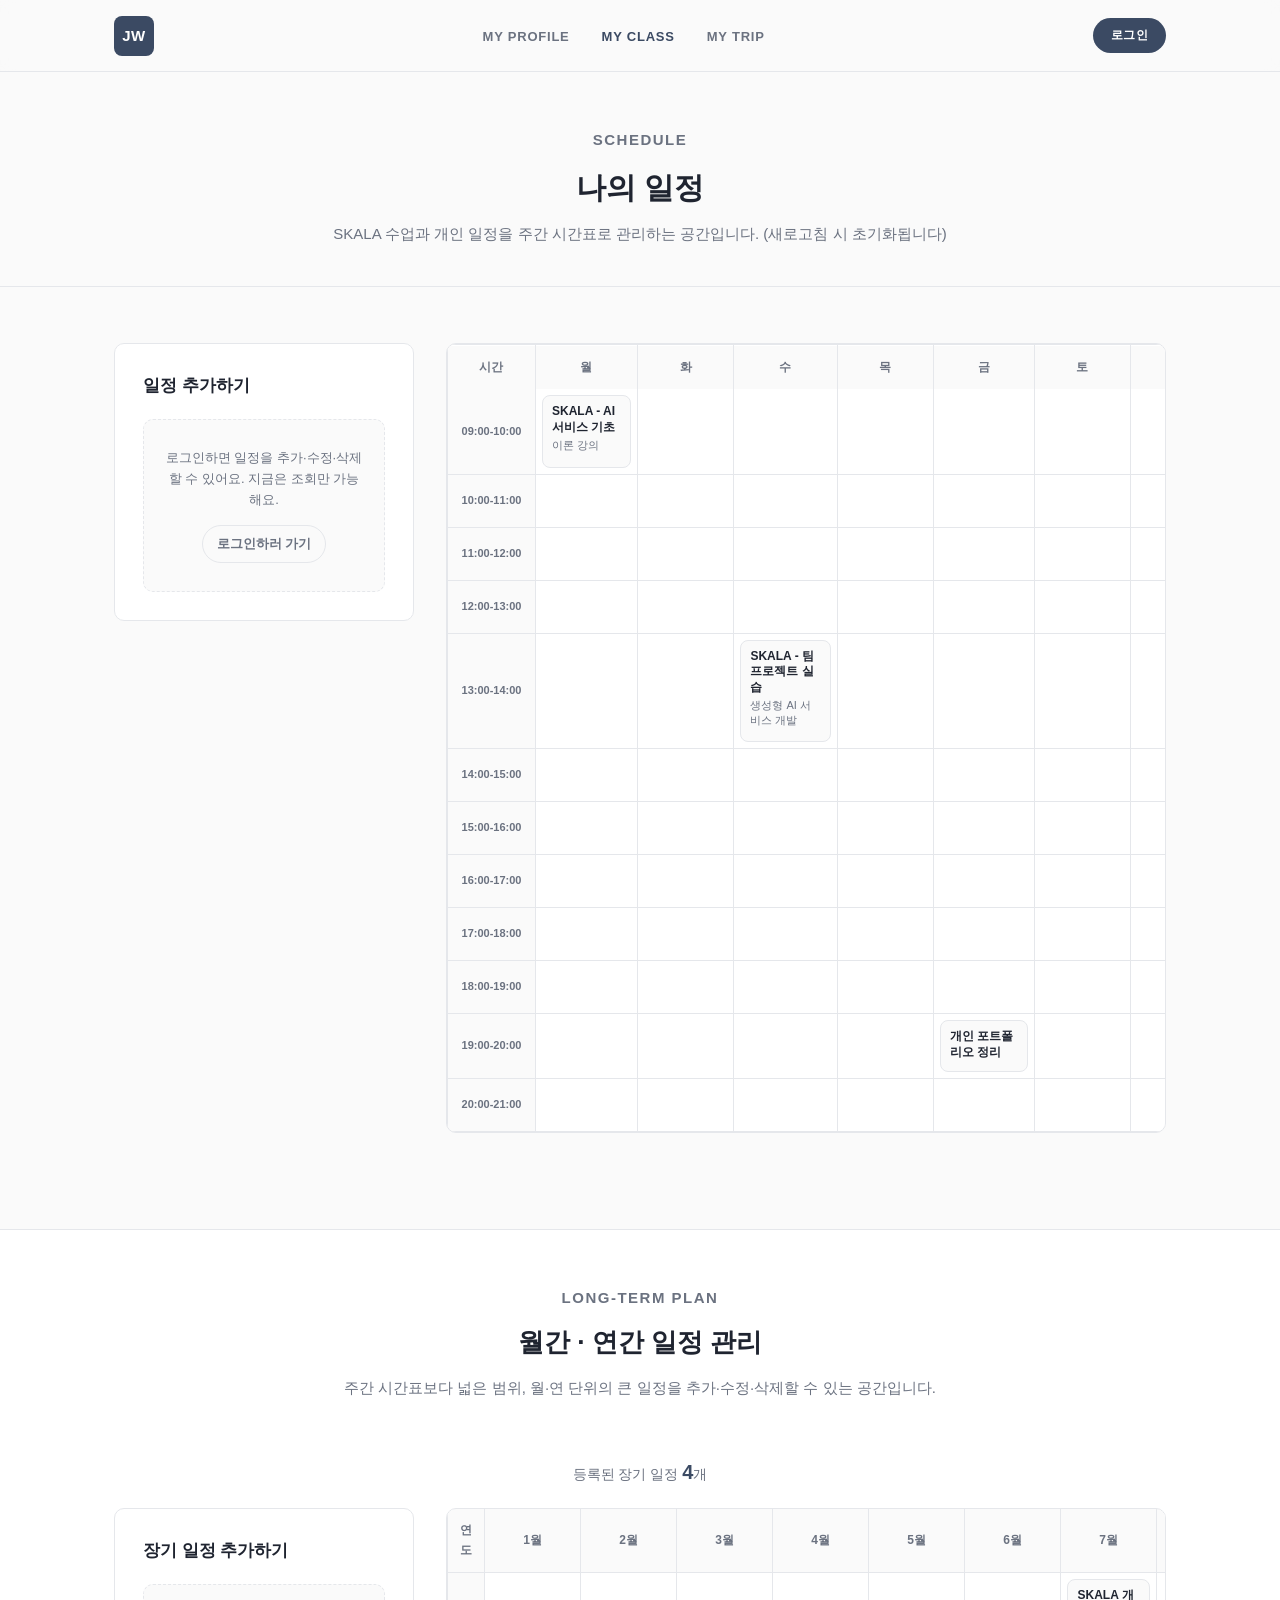
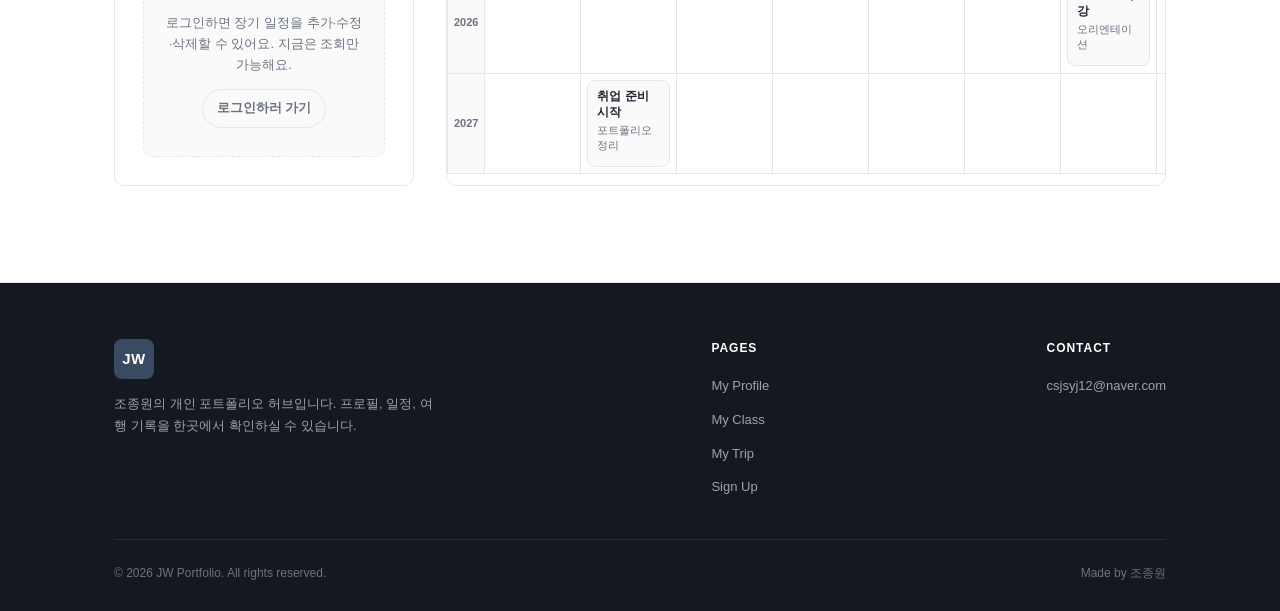
<file: html/myClass.html>
<!DOCTYPE html>
<html lang="ko">
<head>
    <meta charset="UTF-8" />
    <meta name="viewport" content="width=device-width, initial-scale=1.0" />
    <title>My Class · JW Portfolio</title>
    <link rel="stylesheet" href="../css/style.css">
</head>
<body class="page-class">
    <!-- 아이콘 스프라이트 (외부 라이브러리 없이 직접 그린 인라인 SVG) -->
    <svg width="0" height="0" style="position:absolute" aria-hidden="true">
        <defs>
            <symbol id="icon-edit" viewBox="0 0 24 24" fill="none" stroke="currentColor" stroke-width="1.7" stroke-linecap="round" stroke-linejoin="round">
                <path d="M12 20h9"></path>
                <path d="M16.5 3.5a2.1 2.1 0 0 1 3 3L7 19l-4 1 1-4L16.5 3.5z"></path>
            </symbol>
            <symbol id="icon-trash" viewBox="0 0 24 24" fill="none" stroke="currentColor" stroke-width="1.7" stroke-linecap="round" stroke-linejoin="round">
                <path d="M3 6h18"></path>
                <path d="M8 6V4a2 2 0 0 1 2-2h4a2 2 0 0 1 2 2v2"></path>
                <path d="M19 6l-1 14a2 2 0 0 1-2 2H8a2 2 0 0 1-2-2L5 6"></path>
                <path d="M10 11v6"></path>
                <path d="M14 11v6"></path>
            </symbol>
            <symbol id="icon-plus" viewBox="0 0 24 24" fill="none" stroke="currentColor" stroke-width="2" stroke-linecap="round" stroke-linejoin="round">
                <line x1="12" y1="5" x2="12" y2="19"></line>
                <line x1="5" y1="12" x2="19" y2="12"></line>
            </symbol>
            <symbol id="icon-check" viewBox="0 0 24 24" fill="none" stroke="currentColor" stroke-width="2" stroke-linecap="round" stroke-linejoin="round">
                <polyline points="4 12.5 9.5 18 20 6"></polyline>
            </symbol>
            <symbol id="icon-x" viewBox="0 0 24 24" fill="none" stroke="currentColor" stroke-width="2" stroke-linecap="round" stroke-linejoin="round">
                <line x1="6" y1="6" x2="18" y2="18"></line>
                <line x1="18" y1="6" x2="6" y2="18"></line>
            </symbol>
        </defs>
    </svg>

    <header class="site-header" id="siteHeader">
    <div class="container">
        <a href="../index.html" class="logo">JW</a>
        <nav class="main-nav">
        <ul>
            <li><a href="myProfile.html">My Profile</a></li>
            <li><a href="myClass.html" class="active">My Class</a></li>
            <li><a href="myTrip.html">My Trip</a></li>
        </ul>
        </nav>
        <div class="header-auth" id="headerAuth"></div>
    </div>
    </header>

    <main>
        <section class="page-header">
            <div class="container">
                <p class="section-eyebrow">Schedule</p>
                <h1>나의 일정</h1>
                <p>SKALA 수업과 개인 일정을 주간 시간표로 관리하는 공간입니다. (새로고침 시 초기화됩니다)</p>
            </div>
        </section>

        <section class="section">
            <div class="container class-layout">
                <div class="form-shell">
                    <h2>일정 추가하기</h2>
                    <form id="classForm" novalidate>
                        <div class="form-row">
                            <div class="form-group">
                                <label for="classDay">요일</label>
                                <select id="classDay"></select>
                            </div>
                            <div class="form-group">
                                <label for="classSlot">시간대</label>
                                <select id="classSlot"></select>
                            </div>
                        </div>
                        <div class="form-group">
                            <label for="classTitle">일정명</label>
                            <input type="text" id="classTitle" placeholder="예: SKALA - 생성형 AI 실습" />
                            <p class="form-error" id="classTitleError"></p>
                        </div>
                        <div class="form-group">
                            <label for="classMemo">메모 (선택)</label>
                            <input type="text" id="classMemo" placeholder="예: 팀 프로젝트 준비" />
                        </div>
                        <button type="submit" class="btn btn-primary">
                            <svg><use href="#icon-plus"></use></svg>
                            시간표에 추가
                        </button>
                    </form>
                    <p class="table-note" id="classTableNote">같은 칸에 여러 일정을 추가하면 함께 표시됩니다.</p>
                    <div class="login-required-notice" id="classLoginNotice" style="display:none;">
                        <p>로그인하면 일정을 추가·수정·삭제할 수 있어요. 지금은 조회만 가능해요.</p>
                        <a href="../index.html" class="btn btn-secondary btn-block">로그인하러 가기</a>
                    </div>
                </div>
                <div class="schedule-table-wrapper">
                    <table class="schedule-table">
                    <thead>
                        <tr id="tableHeadRow"></tr>
                    </thead>
                    <tbody id="tableBody"></tbody>
                    </table>
                </div>
            </div>
        </section>

        <section class="section section-alt" id="longTermSection">
            <div class="container">
                <div class="section-header reveal">
                    <p class="section-eyebrow">Long-term Plan</p>
                    <h2>월간 · 연간 일정 관리</h2>
                    <p>주간 시간표보다 넓은 범위, 월·연 단위의 큰 일정을 추가·수정·삭제할 수 있는 공간입니다.</p>
                </div>

                <p class="long-term-stat reveal">등록된 장기 일정 <strong id="longTermCount">0</strong>개</p>

                <div class="container class-layout long-term-layout" style="padding:0;">
                    <div class="form-shell" style="position:static;">
                        <h2>장기 일정 추가하기</h2>
                        <form id="longTermForm" novalidate>
                            <div class="form-row">
                                <div class="form-group">
                                    <label for="ltYear">연도</label>
                                    <input type="number" id="ltYear" value="2026" min="2000" max="2100" />
                                </div>
                                <div class="form-group">
                                    <label for="ltMonth">월</label>
                                    <select id="ltMonth"></select>
                                </div>
                            </div>
                            <div class="form-group">
                                <label for="ltTitle">일정명</label>
                                <input type="text" id="ltTitle" placeholder="예: SKALA 팀 프로젝트 마감" />
                                <p class="form-error" id="ltTitleError"></p>
                            </div>
                            <div class="form-group">
                                <label for="ltMemo">메모 (선택)</label>
                                <input type="text" id="ltMemo" placeholder="예: 발표 자료 준비" />
                            </div>
                            <button type="submit" class="btn btn-primary">
                            <svg><use href="#icon-plus"></use></svg>
                            일정표에 추가
                            </button>
                        </form>
                        <p class="table-note" id="ltTableNote">등록된 적 없는 연도를 입력하면 표에 새 행이 생깁니다.</p>
                        <div class="login-required-notice" id="ltLoginNotice" style="display:none;">
                            <p>로그인하면 장기 일정을 추가·수정·삭제할 수 있어요. 지금은 조회만 가능해요.</p>
                            <a href="../index.html" class="btn btn-secondary btn-block">로그인하러 가기</a>
                        </div>
                    </div>

                    <div class="schedule-table-wrapper table-fade" id="longTermTableWrapper">
                        <table class="schedule-table">
                            <thead>
                                <tr id="ltHeadRow"></tr>
                            </thead>
                            <tbody id="ltTableBody"></tbody>
                        </table>
                    </div>
                </div>
            </div>
        </section>
    </main>

    <footer class="site-footer">
        <div class="container">
            <div class="footer-top">
                <div class="footer-brand">
                    <span class="logo">JW</span>
                    <p>조종원의 개인 포트폴리오 허브입니다. 프로필, 일정, 여행 기록을 한곳에서 확인하실 수 있습니다.</p>
                </div>
                <div class="footer-col">
                    <h4>Pages</h4>
                    <ul>
                        <li><a href="myProfile.html">My Profile</a></li>
                        <li><a href="myClass.html">My Class</a></li>
                        <li><a href="myTrip.html">My Trip</a></li>
                        <li><a href="signUp.html">Sign Up</a></li>
                    </ul>
                </div>
                <div class="footer-col">
                    <h4>Contact</h4>
                    <ul>
                        <li><a href="mailto:csjsyj12@naver.com">csjsyj12@naver.com</a></li>
                    </ul>
                </div>
            </div>
            <div class="footer-bottom">
                <span>© 2026 JW Portfolio. All rights reserved.</span>
                <span>Made by 조종원</span>
            </div>
        </div>
    </footer>
    
    <script src="../script/myClass.js"></script>
</body>
</html>
</file>
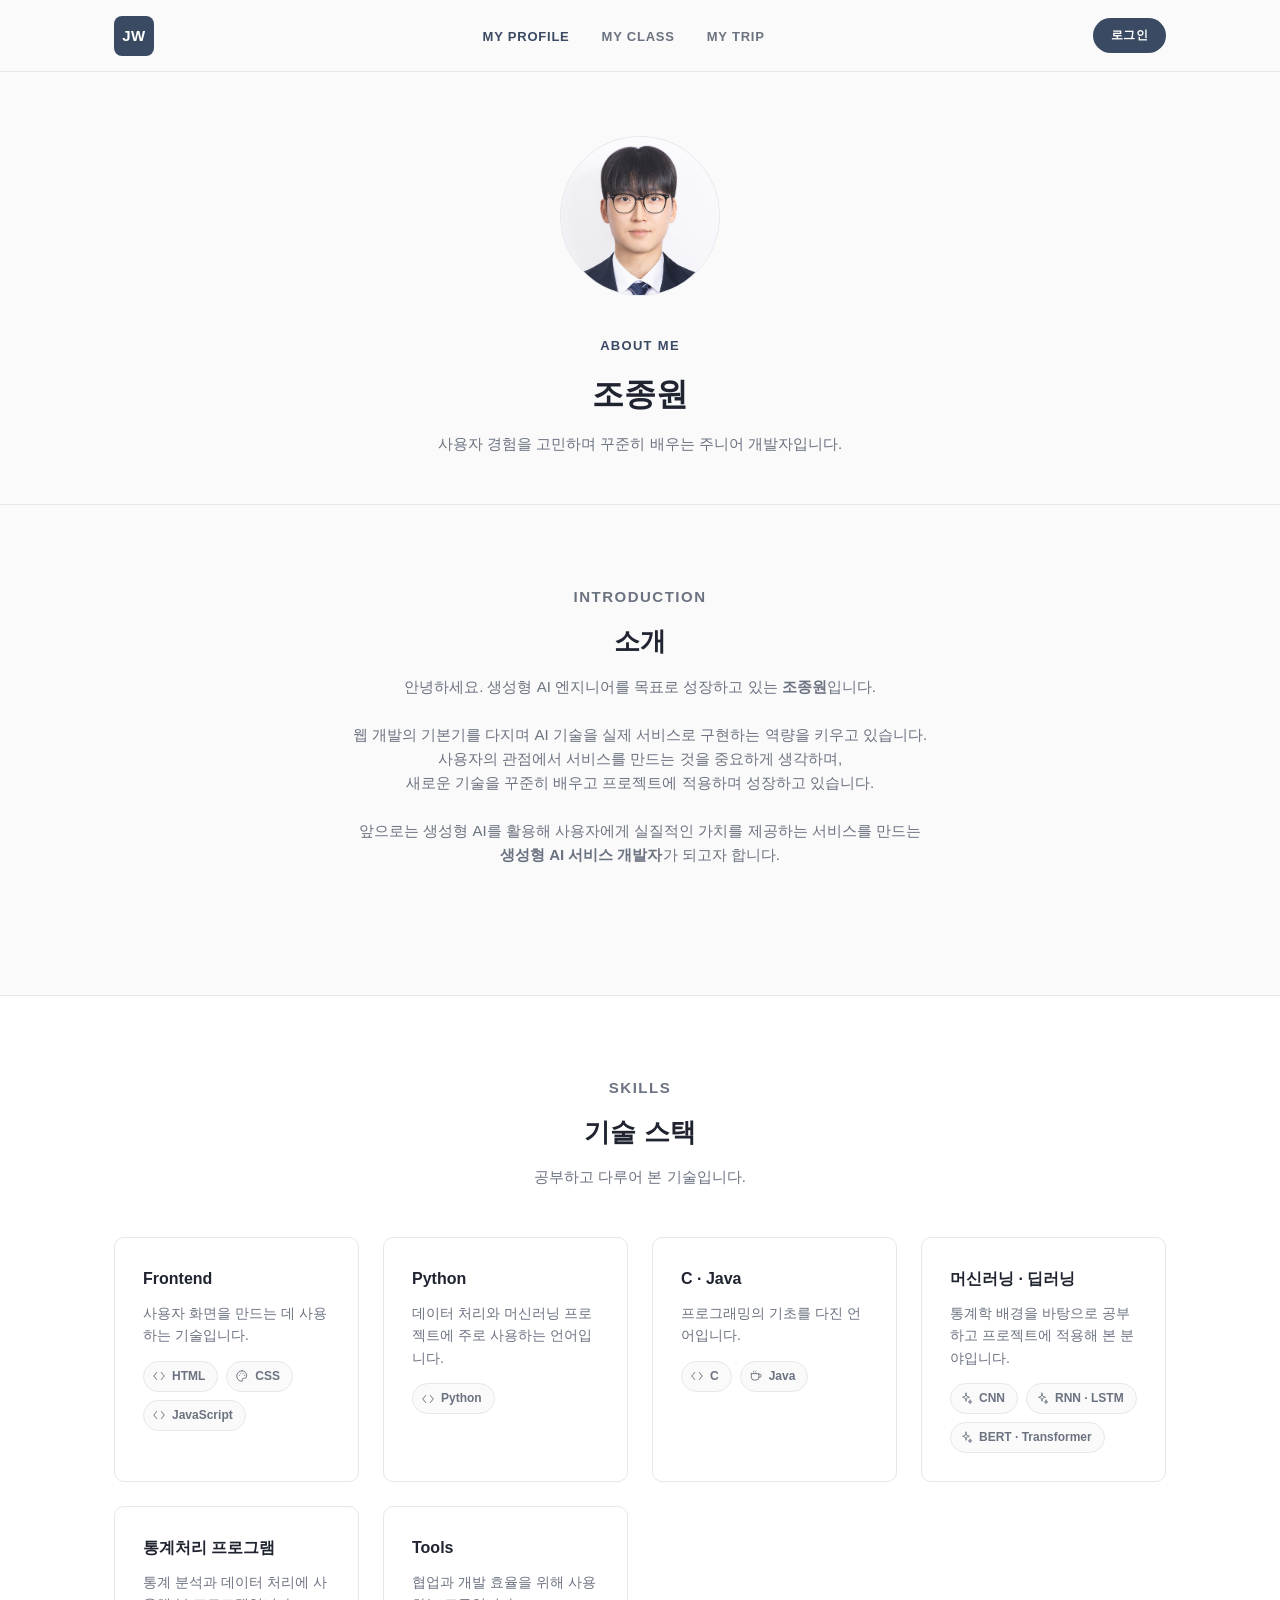
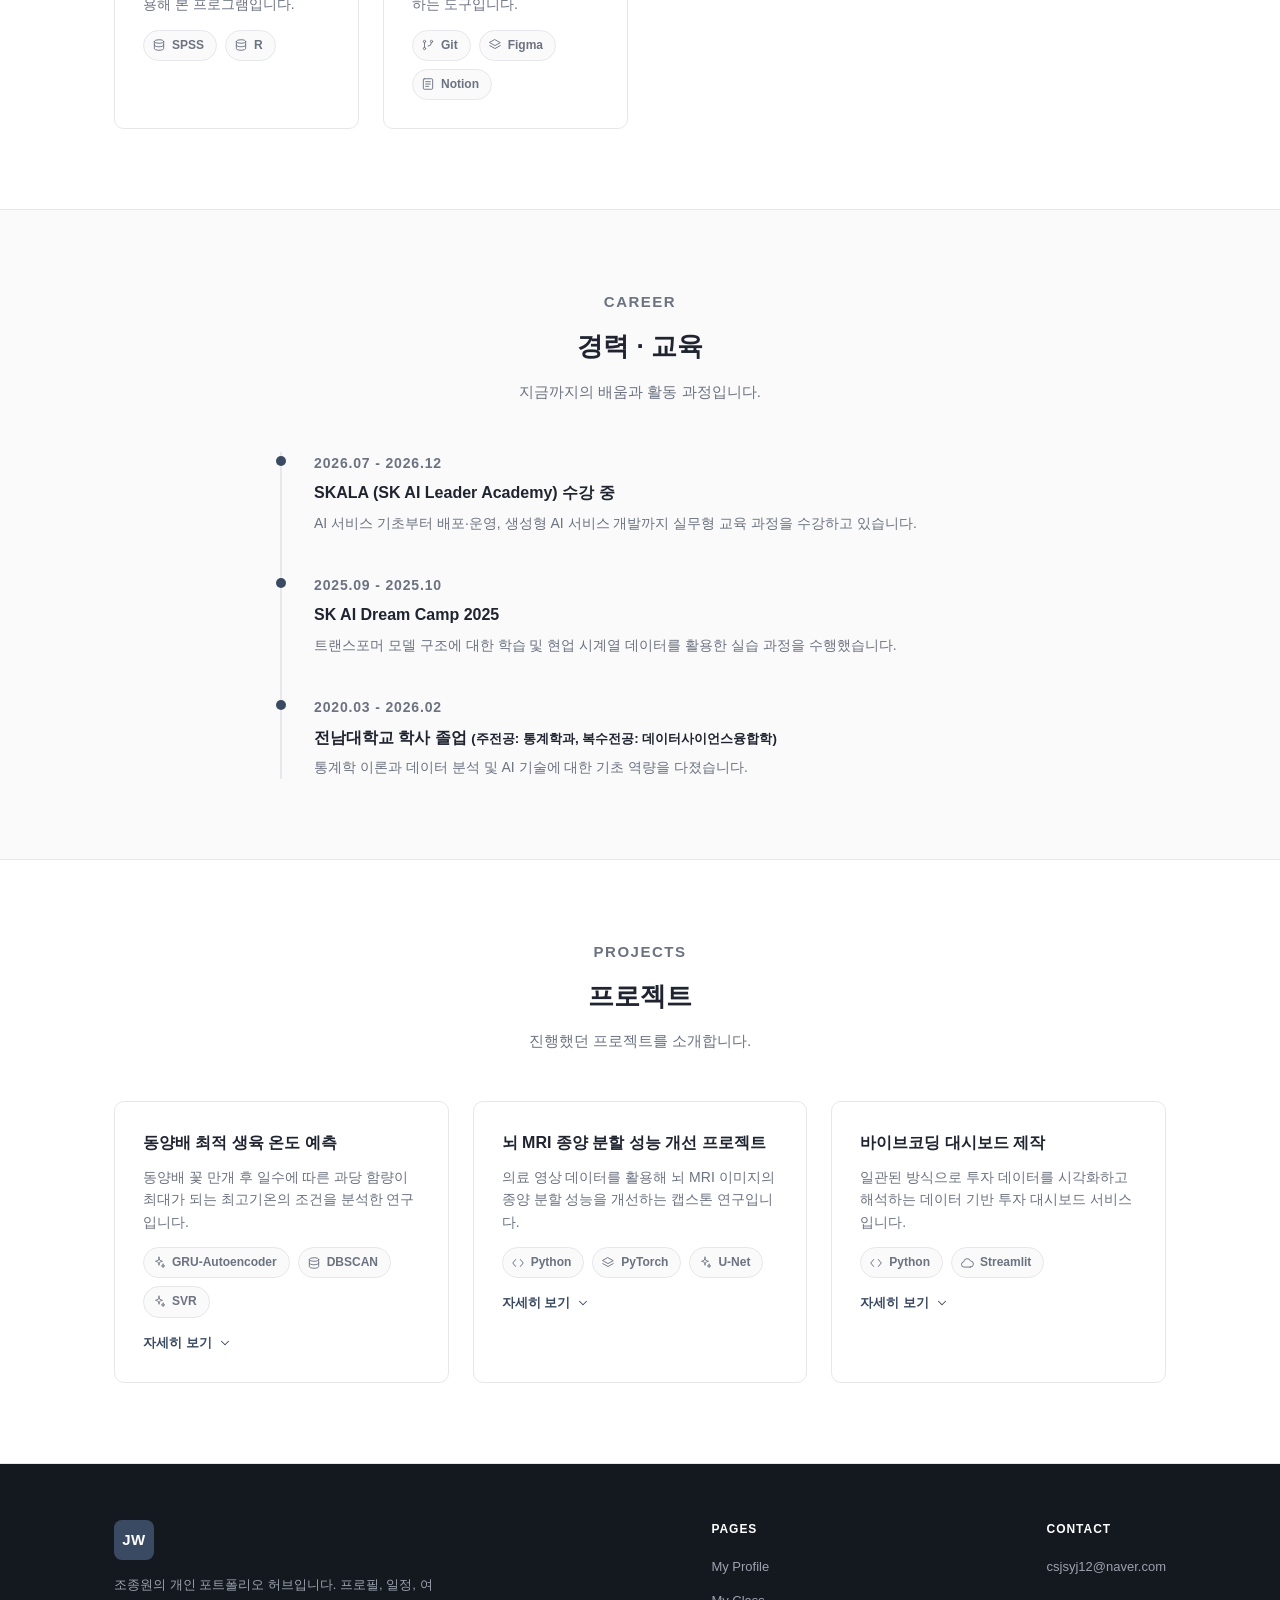
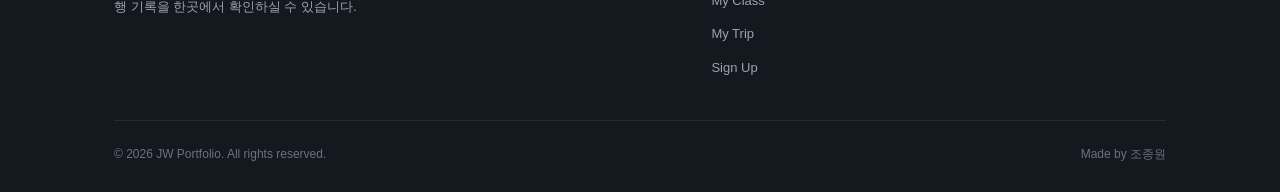
<file: html/myProfile.html>
<!DOCTYPE html>
<html lang="ko">
<head>
    <meta charset="UTF-8" />
    <meta name="viewport" content="width=device-width, initial-scale=1.0" />
    <title>My Profile · JW Portfolio</title>
    <link rel="stylesheet" href="../css/style.css">
</head>
<body class="page-profile">
    <!-- 아이콘 스프라이트 (외부 라이브러리 없이 직접 그린 인라인 SVG) -->
    <svg width="0" height="0" style="position:absolute" aria-hidden="true">
        <defs>
            <symbol id="icon-code" viewBox="0 0 24 24" fill="none" stroke="currentColor" stroke-width="1.7" stroke-linecap="round" stroke-linejoin="round">
                <polyline points="8 6 3 12 8 18"></polyline>
                <polyline points="16 6 21 12 16 18"></polyline>
            </symbol>
            <symbol id="icon-palette" viewBox="0 0 24 24" fill="none" stroke="currentColor" stroke-width="1.6" stroke-linecap="round" stroke-linejoin="round">
                <path d="M12 3a9 9 0 1 0 0 18c1 0 1.6-.8 1.2-1.7-.3-.6-.9-1-.9-1.7 0-.9.8-1.6 1.7-1.6H16a4 4 0 0 0 4-4C20 6.6 16.6 3 12 3z"></path>
                <circle cx="7.5" cy="10.5" r="0.9" fill="currentColor" stroke="none"></circle>
                <circle cx="10" cy="7.3" r="0.9" fill="currentColor" stroke="none"></circle>
                <circle cx="14" cy="7.3" r="0.9" fill="currentColor" stroke="none"></circle>
                <circle cx="16.5" cy="10.5" r="0.9" fill="currentColor" stroke="none"></circle>
            </symbol>
            <symbol id="icon-server" viewBox="0 0 24 24" fill="none" stroke="currentColor" stroke-width="1.6" stroke-linecap="round" stroke-linejoin="round">
                <rect x="3" y="4" width="18" height="6" rx="1.5"></rect>
                <rect x="3" y="14" width="18" height="6" rx="1.5"></rect>
                <circle cx="7" cy="7" r="0.7" fill="currentColor" stroke="none"></circle>
                <circle cx="7" cy="17" r="0.7" fill="currentColor" stroke="none"></circle>
            </symbol>
            <symbol id="icon-cup" viewBox="0 0 24 24" fill="none" stroke="currentColor" stroke-width="1.6" stroke-linecap="round" stroke-linejoin="round">
                <path d="M4 8h13v6a5 5 0 0 1-5 5H9a5 5 0 0 1-5-5V8z"></path>
                <path d="M17 9h1.5a2.5 2.5 0 0 1 0 5H17"></path>
                <path d="M8 3.5c-.5.7-.5 1.3 0 2"></path>
                <path d="M11.5 3.5c-.5.7-.5 1.3 0 2"></path>
            </symbol>
            <symbol id="icon-database" viewBox="0 0 24 24" fill="none" stroke="currentColor" stroke-width="1.6" stroke-linecap="round" stroke-linejoin="round">
                <ellipse cx="12" cy="6" rx="8" ry="3"></ellipse>
                <path d="M4 6v6c0 1.7 3.6 3 8 3s8-1.3 8-3V6"></path>
                <path d="M4 12v6c0 1.7 3.6 3 8 3s8-1.3 8-3v-6"></path>
            </symbol>
            <symbol id="icon-branch" viewBox="0 0 24 24" fill="none" stroke="currentColor" stroke-width="1.6" stroke-linecap="round" stroke-linejoin="round">
                <circle cx="6" cy="6" r="2"></circle>
                <circle cx="6" cy="18" r="2"></circle>
                <circle cx="18" cy="6" r="2"></circle>
                <path d="M6 8v8"></path>
                <path d="M18 8a6 6 0 0 1-6 6"></path>
            </symbol>
            <symbol id="icon-layers" viewBox="0 0 24 24" fill="none" stroke="currentColor" stroke-width="1.6" stroke-linecap="round" stroke-linejoin="round">
                <polygon points="12 3 21 8 12 13 3 8"></polygon>
                <polyline points="3 13 12 18 21 13"></polyline>
            </symbol>
            <symbol id="icon-note" viewBox="0 0 24 24" fill="none" stroke="currentColor" stroke-width="1.6" stroke-linecap="round" stroke-linejoin="round">
                <rect x="4" y="3" width="16" height="18" rx="1.5"></rect>
                <path d="M8 8h8M8 12h8M8 16h5"></path>
            </symbol>
            <symbol id="icon-book" viewBox="0 0 24 24" fill="none" stroke="currentColor" stroke-width="1.6" stroke-linecap="round" stroke-linejoin="round">
                <path d="M4 5.5A2.5 2.5 0 0 1 6.5 3H12v18H6.5A2.5 2.5 0 0 1 4 18.5v-13z"></path>
                <path d="M20 5.5A2.5 2.5 0 0 0 17.5 3H12v18h5.5a2.5 2.5 0 0 0 2.5-2.5v-13z"></path>
            </symbol>
            <symbol id="icon-cloud" viewBox="0 0 24 24" fill="none" stroke="currentColor" stroke-width="1.6" stroke-linecap="round" stroke-linejoin="round">
                <path d="M17.5 19H7a4.5 4.5 0 0 1-.6-8.96A6 6 0 0 1 18 8.5 3.5 3.5 0 0 1 17.5 19z"></path>
            </symbol>
            <symbol id="icon-sparkles" viewBox="0 0 24 24" fill="none" stroke="currentColor" stroke-width="1.4" stroke-linecap="round" stroke-linejoin="round">
                <path d="M12 2l1.2 5.3L18 9l-4.8 1.7L12 16l-1.2-5.3L6 9l4.8-1.7L12 2z"></path>
                <path d="M19 14l.6 2.4L22 17l-2.4.6L19 20l-.6-2.4L16 17l2.4-.6L19 14z"></path>
            </symbol>
            <symbol id="icon-camera" viewBox="0 0 24 24" fill="none" stroke="currentColor" stroke-width="1.6" stroke-linecap="round" stroke-linejoin="round">
                <path d="M4 8h3l1.5-2h7L17 8h3a1 1 0 0 1 1 1v9a1 1 0 0 1-1 1H4a1 1 0 0 1-1-1V9a1 1 0 0 1 1-1z"></path>
                <circle cx="12" cy="13.5" r="3.3"></circle>
            </symbol>
            <symbol id="icon-arrow-up" viewBox="0 0 24 24" fill="none" stroke="currentColor" stroke-width="2" stroke-linecap="round" stroke-linejoin="round">
                <line x1="12" y1="19" x2="12" y2="5"></line>
                <polyline points="6 11 12 5 18 11"></polyline>
            </symbol>
            <symbol id="icon-chevron-down" viewBox="0 0 24 24" fill="none" stroke="currentColor" stroke-width="1.8" stroke-linecap="round" stroke-linejoin="round">
                <polyline points="6 9 12 15 18 9"></polyline>
            </symbol>
        </defs>
    </svg>

    <header class="site-header" id="siteHeader">
    <div class="container">
        <a href="../index.html" class="logo">JW</a>
        <nav class="main-nav">
        <ul>
            <li><a href="myProfile.html" class="active">My Profile</a></li>
            <li><a href="myClass.html">My Class</a></li>
            <li><a href="myTrip.html">My Trip</a></li>
        </ul>
        </nav>
        <div class="header-auth" id="headerAuth"></div>
    </div>
    </header>

    <main>
    <section class="page-header">
        <div class="container">
            <div class="profile-hero">
                <div class="profile-photo">
                    <img src="../media/조종원.jpg" alt="조종원 프로필 사진">
                </div>
                <div class="profile-intro">
                    <p class="section-eyebrow">About Me</p>
                    <h1>조종원</h1>
                    <p class="desc">사용자 경험을 고민하며 꾸준히 배우는 주니어 개발자입니다.</p>
                </div>
            </div>
        </div>
    </section>

    <section class="section">
        <div class="container">
            <div class="section-header reveal">
                <p class="section-eyebrow">Introduction</p>
                <h2>소개</h2>
                <p>
                    안녕하세요. 생성형 AI 엔지니어를 목표로 성장하고 있는
                    <strong>조종원</strong>입니다.
                    <br><br>

                    웹 개발의 기본기를 다지며 AI 기술을 실제 서비스로 구현하는
                    역량을 키우고 있습니다.<br> 사용자의 관점에서 서비스를
                    만드는 것을 중요하게 생각하며,<br> 새로운 기술을 꾸준히 배우고
                    프로젝트에 적용하며 성장하고 있습니다.
                    <br><br>

                    앞으로는 생성형 AI를 활용해 사용자에게 실질적인 가치를 제공하는
                    서비스를 만드는 <br> <strong>생성형 AI 서비스 개발자</strong>가 되고자 합니다.
                </p>
            </div>
        </div>
    </section>

    <section class="section section-alt">
        <div class="container">
            <div class="section-header reveal">
                <p class="section-eyebrow">Skills</p>
                <h2>기술 스택</h2>
                <p>공부하고 다루어 본 기술입니다.</p>
            </div>
            <div class="card-grid">
                <div class="card reveal">
                    <h3>Frontend</h3>
                    <p>사용자 화면을 만드는 데 사용하는 기술입니다.</p>
                    <div class="tag-list">
                        <span class="tag"><svg class="tag-icon"><use href="#icon-code"></use></svg>HTML</span>
                        <span class="tag"><svg class="tag-icon"><use href="#icon-palette"></use></svg>CSS</span>
                        <span class="tag"><svg class="tag-icon"><use href="#icon-code"></use></svg>JavaScript</span>
                    </div>
                </div>
                <div class="card reveal">
                    <h3>Python</h3>
                    <p>데이터 처리와 머신러닝 프로젝트에 주로 사용하는 언어입니다.</p>
                    <div class="tag-list">
                        <span class="tag"><svg class="tag-icon"><use href="#icon-code"></use></svg>Python</span>
                    </div>
                </div>
                <div class="card reveal">
                    <h3>C · Java</h3>
                    <p>프로그래밍의 기초를 다진 언어입니다.</p>
                    <div class="tag-list">
                        <span class="tag"><svg class="tag-icon"><use href="#icon-code"></use></svg>C</span>
                        <span class="tag"><svg class="tag-icon"><use href="#icon-cup"></use></svg>Java</span>
                    </div>
                </div>
                <div class="card reveal">
                    <h3>머신러닝 · 딥러닝</h3>
                    <p>통계학 배경을 바탕으로 공부하고 프로젝트에 적용해 본 분야입니다.</p>
                    <div class="tag-list">
                        <span class="tag"><svg class="tag-icon"><use href="#icon-sparkles"></use></svg>CNN</span>
                        <span class="tag"><svg class="tag-icon"><use href="#icon-sparkles"></use></svg>RNN · LSTM</span>
                        <span class="tag"><svg class="tag-icon"><use href="#icon-sparkles"></use></svg>BERT · Transformer</span>
                    </div>
                </div>
                <div class="card reveal">
                    <h3>통계처리 프로그램</h3>
                    <p>통계 분석과 데이터 처리에 사용해 본 프로그램입니다.</p>
                    <div class="tag-list">
                        <span class="tag"><svg class="tag-icon"><use href="#icon-database"></use></svg>SPSS</span>
                        <span class="tag"><svg class="tag-icon"><use href="#icon-database"></use></svg>R</span>
                    </div>
                </div>
                <div class="card reveal">
                    <h3>Tools</h3>
                    <p>협업과 개발 효율을 위해 사용하는 도구입니다.</p>
                    <div class="tag-list">
                        <span class="tag"><svg class="tag-icon"><use href="#icon-branch"></use></svg>Git</span>
                        <span class="tag"><svg class="tag-icon"><use href="#icon-layers"></use></svg>Figma</span>
                        <span class="tag"><svg class="tag-icon"><use href="#icon-note"></use></svg>Notion</span>
                    </div>
                </div>
            </div>
        </div>
    </section>

    <section class="section">
        <div class="container">
            <div class="section-header reveal">
                <p class="section-eyebrow">Career</p>
                <h2>경력 · 교육</h2>
                <p>지금까지의 배움과 활동 과정입니다. </p>
            </div>
            <div class="timeline">
                <div class="timeline-item reveal">
                    <p class="timeline-date">2026.07 - 2026.12</p>
                    <h3>SKALA (SK AI Leader Academy) 수강 중</h3>
                    <p>AI 서비스 기초부터 배포·운영, 생성형 AI 서비스 개발까지 실무형 교육 과정을 수강하고 있습니다.</p>
                </div>
                <div class="timeline-item reveal">
                    <p class="timeline-date">2025.09 - 2025.10</p>
                    <h3>SK AI Dream Camp 2025</h3>
                    <p>트랜스포머 모델 구조에 대한 학습 및 현업 시계열 데이터를 활용한 실습 과정을 수행했습니다.</p>
                </div>
                <div class="timeline-item reveal">
                    <p class="timeline-date">2020.03 - 2026.02</p>
                    <h3>전남대학교 학사 졸업 <small>(주전공: 통계학과, 복수전공: 데이터사이언스융합학)</small></h3>
                    <p>통계학 이론과 데이터 분석 및 AI 기술에 대한 기초 역량을 다졌습니다.</p>
                </div>
            </div>
        </div>
    </section>

    <section class="section section-alt">
        <div class="container">
            <div class="section-header reveal">
                <p class="section-eyebrow">Projects</p>
                <h2>프로젝트</h2>
                <p>진행했던 프로젝트를 소개합니다.</p>
            </div>
            <div class="card-grid">
                <div class="card project-card reveal">
                    <h3>동양배 최적 생육 온도 예측</h3>
                    <p>동양배 꽃 만개 후 일수에 따른 과당 함량이 최대가 되는 최고기온의 조건을 분석한 연구입니다.</p>
                    <div class="tag-list">
                        <span class="tag"><svg class="tag-icon"><use href="#icon-sparkles"></use></svg>GRU-Autoencoder</span>
                        <span class="tag"><svg class="tag-icon"><use href="#icon-database"></use></svg>DBSCAN</span>
                        <span class="tag"><svg class="tag-icon"><use href="#icon-sparkles"></use></svg>SVR</span>
                    </div>
                    <button type="button" class="project-toggle">
                        <span class="project-toggle-label">자세히 보기</span>
                        <svg class="project-chevron"><use href="#icon-chevron-down"></use></svg>
                    </button>
                    <div class="project-detail">
                        <p>
                            기간: 2024.05 ~ 2024.12 (8개월)<br>
                            팀 구성: 3인 (석사 연구원 1명, 대학생 1명, 본인)<br>
                            담당 역할: 데이터 전처리, 모델 설계, 분석<br><br>
                            GRU-Autoencoder 기반 특성 추출 → DBSCAN 기반 당 함량 최대 시점 필터링 → SVR 기반 예측 순서로 진행했습니다.
                            MSE 1.08, R² 0.81의 결과를 도출했으며, 데이터 수 제한이라는 현실적 제약을 인식하고 추가 데이터 확보의 필요성을 도출했습니다.
                        </p>
                    </div>
                </div>
                <div class="card project-card reveal">
                    <h3>뇌 MRI 종양 분할 성능 개선 프로젝트</h3>
                    <p>의료 영상 데이터를 활용해 뇌 MRI 이미지의 종양 분할 성능을 개선하는 캡스톤 연구입니다.</p>
                    <div class="tag-list">
                        <span class="tag"><svg class="tag-icon"><use href="#icon-code"></use></svg>Python</span>
                        <span class="tag"><svg class="tag-icon"><use href="#icon-layers"></use></svg>PyTorch</span>
                        <span class="tag"><svg class="tag-icon"><use href="#icon-sparkles"></use></svg>U-Net</span>
                    </div>
                    <button type="button" class="project-toggle">
                        <span class="project-toggle-label">자세히 보기</span>
                        <svg class="project-chevron"><use href="#icon-chevron-down"></use></svg>
                    </button>
                    <div class="project-detail">
                        <p>
                            기간: 2025.09 ~ 2025.12 (4개월)<br>
                            팀 구성: 3인 팀 프로젝트 (창의융합DS 캡스톤)<br>
                            담당 역할: 데이터 전처리, 소형 종양 탐지 성능 분석<br><br>
                            데이터 속성 기반 층화 분할 → 결측 이미지에 대한 추가 채널 구축 → ResU-Net 모델 기반 종양 분할 순서로 진행했습니다.
                            IoU 0.89, Dice 0.925의 결과를 도출했으며, 추가 성능 검증을 위해 테스트 데이터 셋에 대한 F1 Score 95.24%를 확인했습니다.
                        </p>
                    </div>
                </div>
                <div class="card project-card reveal">
                    <h3>바이브코딩 대시보드 제작</h3>
                    <p>일관된 방식으로 투자 데이터를 시각화하고 해석하는 데이터 기반 투자 대시보드 서비스입니다.</p>
                    <div class="tag-list">
                        <span class="tag"><svg class="tag-icon"><use href="#icon-code"></use></svg>Python</span>
                        <span class="tag"><svg class="tag-icon"><use href="#icon-cloud"></use></svg>Streamlit</span>
                    </div>
                    <button type="button" class="project-toggle">
                        <span class="project-toggle-label">자세히 보기</span>
                        <svg class="project-chevron"><use href="#icon-chevron-down"></use></svg>
                    </button>
                    <div class="project-detail">
                        <p>
                            기간: 2026.04.30 ~ 2026.05.14<br>
                            팀 구성: 3인 (대학생 2명, 본인)<br>
                            담당 역할: 데이터 분할 방법 정의, 대시보드 설계<br><br>
                            데이터 특성에 따른 1차 기준(시계열, 거래, 포트폴리오)과 데이터 구조에 따른 2차 기준(1D, 2D, ND)을 설정하고,
                            각 기준에 따른 투자 지표 계산 방식 및 시각화 선택 방식을 정의한 후 바이브코딩을 통해 대시보드를 구축했습니다.
                            시장 지표 정보와 분석 근거를 제공하는 화면을 추가해 서비스의 다양한 기능을 제공했습니다.
                        </p>
                    </div>
                </div>
            </div>
        </div>
    </section>
    </main>

    <footer class="site-footer">
        <div class="container">
            <div class="footer-top">
                <div class="footer-brand">
                    <span class="logo">JW</span>
                    <p>조종원의 개인 포트폴리오 허브입니다. 프로필, 일정, 여행 기록을 한곳에서 확인하실 수 있습니다.</p>
                </div>
                <div class="footer-col">
                    <h4>Pages</h4>
                    <ul>
                        <li><a href="myProfile.html">My Profile</a></li>
                        <li><a href="myClass.html">My Class</a></li>
                        <li><a href="myTrip.html">My Trip</a></li>
                        <li><a href="signUp.html">Sign Up</a></li>
                    </ul>
                </div>
                <div class="footer-col">
                    <h4>Contact</h4>
                    <ul>
                        <li><a href="mailto:csjsyj12@naver.com">csjsyj12@naver.com</a></li>
                    </ul>
                </div>
            </div>
            <div class="footer-bottom">
                <span>© 2026 JW Portfolio. All rights reserved.</span>
                <span>Made by 조종원</span>
            </div>
        </div>
    </footer>

    <button class="to-top" id="toTopBtn" aria-label="맨 위로 이동">
        <svg><use href="#icon-arrow-up"></use></svg>
    </button>
    
    <script src="../script/myProfile.js"></script>
</body>
</html>
</file>
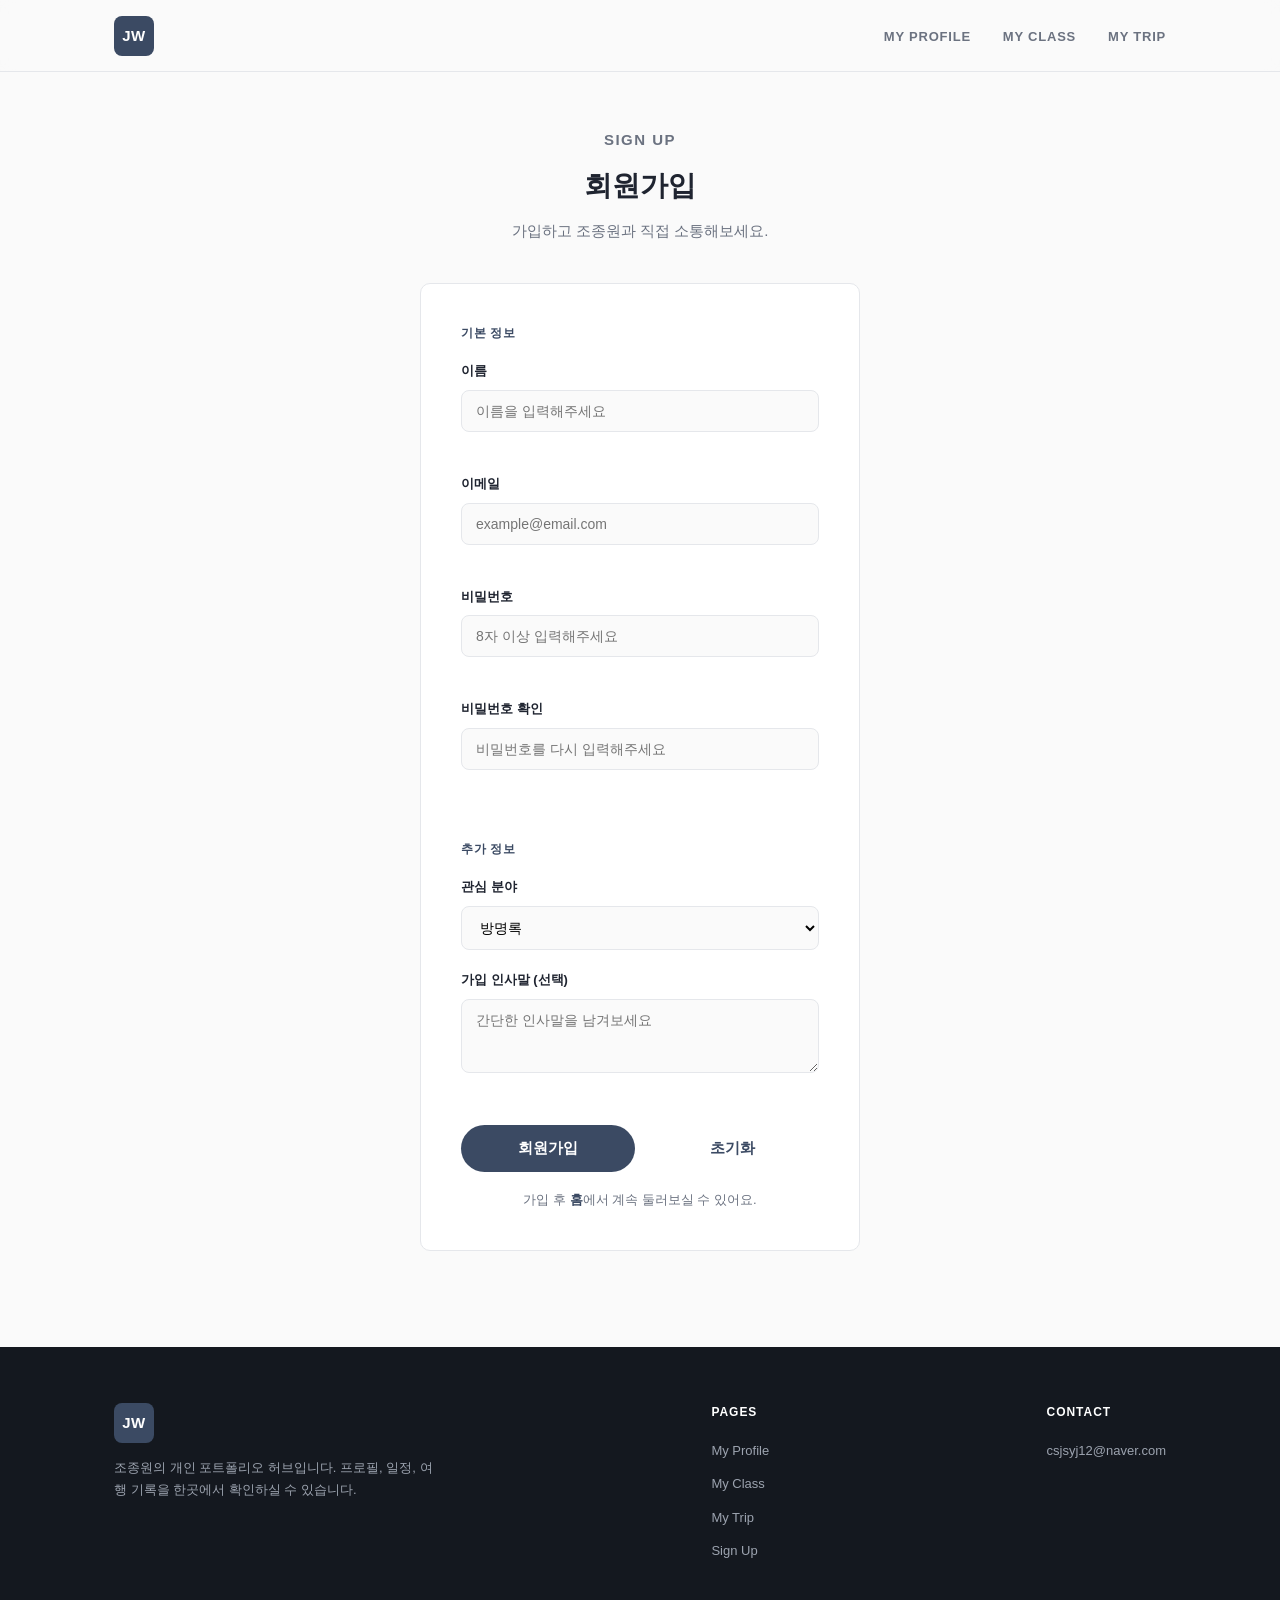
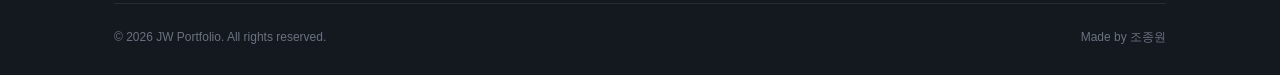
<file: html/signUp.html>
<!DOCTYPE html>
<html lang="ko">
<head>
    <meta charset="UTF-8" />
    <meta name="viewport" content="width=device-width, initial-scale=1.0" />
    <title>Sign Up - JW Hub</title>
    <link rel="stylesheet" href="../css/style.css">
</head>
<body class="page-signup">
    <header class="site-header">
        <div class="container">
            <a href="../index.html" class="logo">JW</a>
            <nav class="main-nav">
                <ul>
                    <li><a href="myProfile.html">My Profile</a></li>
                    <li><a href="myClass.html">My Class</a></li>
                    <li><a href="myTrip.html">My Trip</a></li>
                </ul>
            </nav>
        </div>
    </header>

    <main>
        <section class="page-header">
            <div class="container">
                <p class="section-eyebrow">Sign Up</p>
                <h1>회원가입</h1>
                <p>가입하고 조종원과 직접 소통해보세요.</p>
            </div>
        </section>

        <section>
            <div class="container">
                <form class="form-shell" id="signUpForm" action="signUpResult.html" method="get" novalidate>
                    <fieldset class="form-fieldset">
                        <legend>기본 정보</legend>
                        <div class="form-group">
                            <label for="name">이름</label>
                            <input type="text" id="name" name="name" placeholder="이름을 입력해주세요" required />
                            <p class="form-error" id="nameError"></p>
                        </div>
                        <div class="form-group">
                            <label for="email">이메일</label>
                            <input type="text" id="email" name="email" placeholder="example@email.com" required />
                            <p class="form-error" id="emailError"></p>
                        </div>
                        <div class="form-group">
                            <label for="password">비밀번호</label>
                            <input type="password" id="password" name="password" placeholder="8자 이상 입력해주세요" required />
                            <p class="form-error" id="passwordError"></p>
                        </div>
                        <div class="form-group">
                            <label for="passwordConfirm">비밀번호 확인</label>
                            <input type="password" id="passwordConfirm" name="passwordConfirm" placeholder="비밀번호를 다시 입력해주세요" required />
                            <p class="form-error" id="passwordConfirmError"></p>
                        </div>
                    </fieldset>

                    <fieldset class="form-fieldset">
                        <legend>추가 정보</legend>
                        <div class="form-group">
                            <label for="interest">관심 분야</label>
                            <select id="interest" name="interest">
                                <option value="guestbook">방명록</option>
                                <option value="class">일정 관리</option>
                                <option value="trip">여행 기록</option>
                                <option value="game">미니 게임</option>
                            </select>
                        </div>
                        <div class="form-group">
                            <label for="message">가입 인사말 (선택)</label>
                            <textarea id="message" name="message" placeholder="간단한 인사말을 남겨보세요" rows="3"></textarea>
                        </div>
                    </fieldset>

                    <div class="form-actions">
                        <button type="submit" class="btn btn-primary">회원가입</button>
                        <button type="reset" class="btn btn-secondary">초기화</button>
                    </div>
                    <p class="form-note">가입 후 <a href="../index.html">홈</a>에서 계속 둘러보실 수 있어요.</p>
                </form>
            </div>
        </section>
    </main>

    <footer class="site-footer">
        <div class="container">
            <div class="footer-top">
                <div class="footer-brand">
                    <span class="logo">JW</span>
                    <p>조종원의 개인 포트폴리오 허브입니다. 프로필, 일정, 여행 기록을 한곳에서 확인하실 수 있습니다.</p>
                </div>
                <div class="footer-col">
                    <h4>Pages</h4>
                    <ul>
                        <li><a href="myProfile.html">My Profile</a></li>
                        <li><a href="myClass.html">My Class</a></li>
                        <li><a href="myTrip.html">My Trip</a></li>
                        <li><a href="signUp.html">Sign Up</a></li>
                    </ul>
                </div>
                <div class="footer-col">
                    <h4>Contact</h4>
                    <ul>
                        <li><a href="mailto:csjsyj12@naver.com">csjsyj12@naver.com</a></li>
                    </ul>
                </div>
            </div>
            <div class="footer-bottom">
                <span>© 2026 JW Portfolio. All rights reserved.</span>
                <span>Made by 조종원</span>
            </div>
        </div>
    </footer>
    
    <script src="../script/signUp.js"></script>
</body>
</html>
</file>
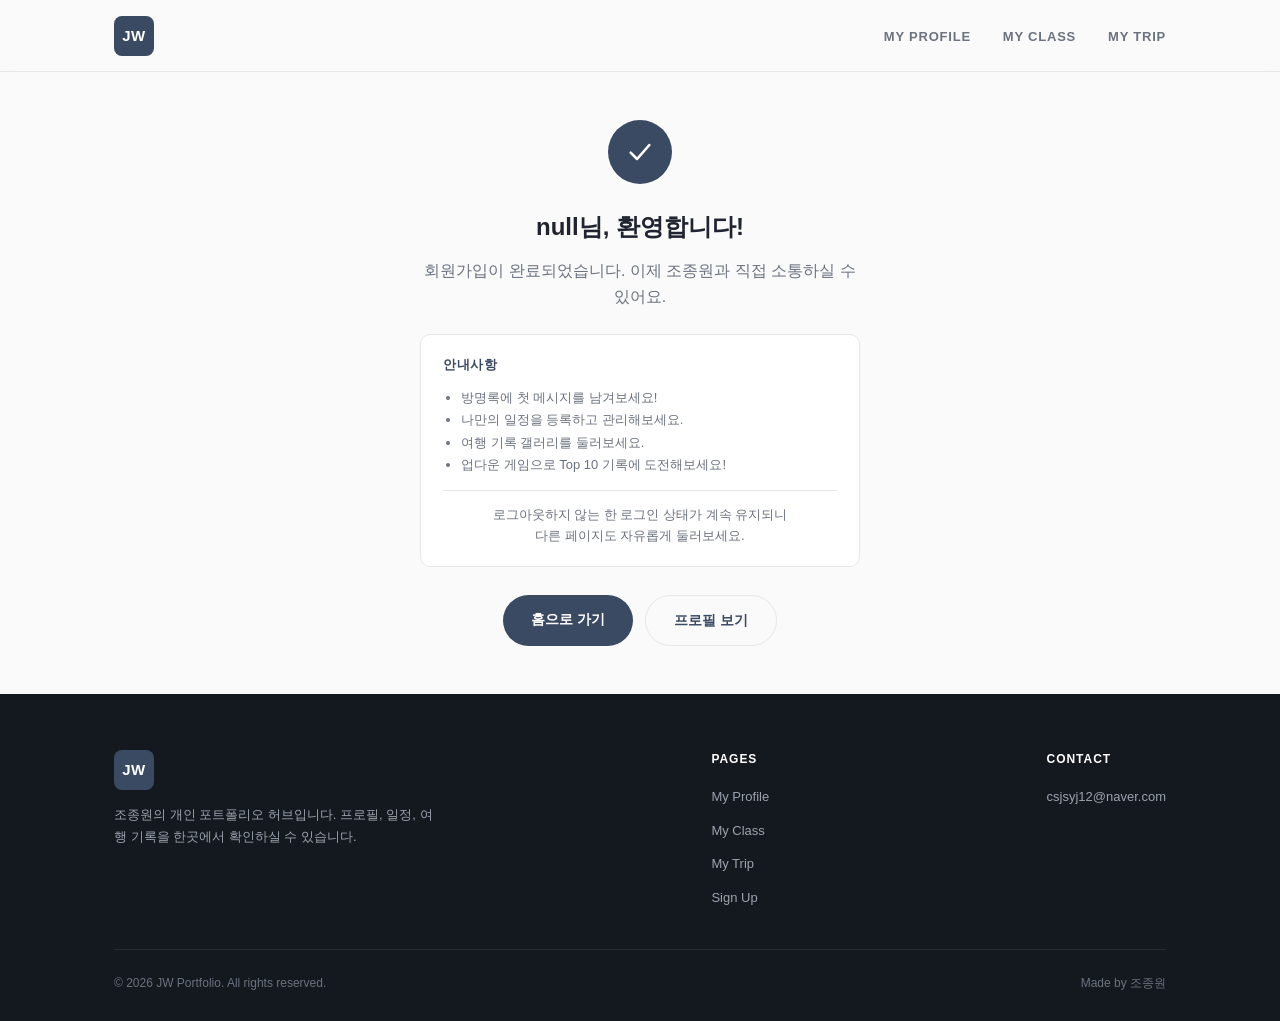
<file: html/signUpResult.html>
<!DOCTYPE html>
<html lang="ko">
<head>
    <meta charset="UTF-8" />
    <meta name="viewport" content="width=device-width, initial-scale=1.0" />
    <title>Sign Up Complete - JW Hub</title>
    <link rel="stylesheet" href="../css/style.css">
</head>
<body class="page-signup-result">
    <header class="site-header">
        <div class="container">
            <a href="../index.html" class="logo">JW</a>
            <nav class="main-nav">
            <ul>
                <li><a href="myProfile.html">My Profile</a></li>
                <li><a href="myClass.html">My Class</a></li>
                <li><a href="myTrip.html">My Trip</a></li>
            </ul>
            </nav>
        </div>
    </header>

    <main>
        <div class="result-shell">
            <div class="result-icon">
                <svg viewBox="0 0 24 24" fill="none" stroke="#fff" stroke-width="2.2" stroke-linecap="round" stroke-linejoin="round">
                    <polyline points="4 12.5 9.5 18 20 6"></polyline>
                </svg>
            </div>
            <h1 id="resultTitle">회원가입이 완료되었습니다.</h1>
            <p id="resultDesc">가입해주셔서 감사합니다. 이제 조종원과 직접 소통하실 수 있어요.</p>
            <div class="result-extra" id="resultExtra"></div>
            <div class="result-actions">
                <a href="../index.html" class="btn btn-primary">홈으로 가기</a>
                <a href="myProfile.html" class="btn btn-secondary">프로필 보기</a>
            </div>
        </div>
    </main>

    <footer class="site-footer">
        <div class="container">
            <div class="footer-top">
                <div class="footer-brand">
                    <span class="logo">JW</span>
                    <p>조종원의 개인 포트폴리오 허브입니다. 프로필, 일정, 여행 기록을 한곳에서 확인하실 수 있습니다.</p>
                </div>
                <div class="footer-col">
                    <h4>Pages</h4>
                    <ul>
                        <li><a href="myProfile.html">My Profile</a></li>
                        <li><a href="myClass.html">My Class</a></li>
                        <li><a href="myTrip.html">My Trip</a></li>
                        <li><a href="signUp.html">Sign Up</a></li>
                    </ul>
                </div>
                <div class="footer-col">
                    <h4>Contact</h4>
                    <ul>
                        <li><a href="mailto:csjsyj12@naver.com">csjsyj12@naver.com</a></li>
                    </ul>
                </div>
            </div>
            <div class="footer-bottom">
                <span>© 2026 JW Portfolio. All rights reserved.</span>
                <span>Made by 조종원</span>
            </div>
        </div>
    </footer>

    <script src="../script/signUpResult.js"></script>
</body>
</html>
</file>
<file: css/style.css>
* {
    margin: 0;
    padding: 0;
    box-sizing: border-box;
}

/* ----- Root Variables ----- */
:root {
    --color-bg: #fafafa;
    --color-surface: #ffffff;
    --color-text: #1f2430;
    --color-text-muted: #6b7280;
    --color-border: #e5e7eb;
    --color-accent: #3b4a63;
    --color-accent-hover: #2c3852;
    --color-danger: #c0392b;
    --color-footer-bg: #14181f;
    --color-footer-text: #9ca3af;
    --font-sans: -apple-system, BlinkMacSystemFont, "Apple SD Gothic Neo", "Malgun Gothic", "Segoe UI", sans-serif;
    --container-width: 1100px;
    --radius: 10px;
    --header-height: 72px;
}

html {
    scroll-behavior: smooth;
}

body {
    font-family: var(--font-sans);
    color: var(--color-text);
    background: var(--color-bg);
    line-height: 1.6;
    -webkit-font-smoothing: antialiased;
}

a {
    text-decoration: none;
    color: inherit;
}

ul {
    list-style: none;
}

img {
    max-width: 100%;
    display: block;
}

.container {
    max-width: var(--container-width);
    margin: 0 auto;
    padding: 0 24px;
}

/* ----- Header (Common) ----- */

.site-header {
    position: sticky;
    top: 0;
    z-index: 100;
    height: var(--header-height);
    display: flex;
    align-items: center;
    background: rgba(250, 250, 250, 0.85);
    backdrop-filter: blur(8px);
    border-bottom: 1px solid var(--color-border);
    transition: box-shadow 0.25s ease;
}

.site-header .container {
            display: flex;
            align-items: center;
            justify-content: space-between;
            width: 100%;
        }

.logo {
            display: inline-flex;
            align-items: center;
            justify-content: center;
            width: 40px;
            height: 40px;
            border-radius: 8px;
            background: var(--color-accent);
            color: #fff;
            font-weight: 700;
            font-size: 15px;
            letter-spacing: 0.5px;
        }

.main-nav ul {
            display: flex;
            gap: 32px;
        }

.main-nav a {
            font-size: 13px;
            font-weight: 600;
            letter-spacing: 0.06em;
            text-transform: uppercase;
            color: var(--color-text-muted);
            transition: color 0.2s ease;
            padding: 8px 0;
        }

.header-auth {
            display: flex;
            align-items: center;
            gap: 10px;
        }

.header-login-btn {
            padding: 8px 18px;
            border-radius: 999px;
            font-size: 12px;
            font-weight: 700;
            letter-spacing: 0.02em;
            border: none;
            cursor: pointer;
            background: var(--color-accent);
            color: #fff;
            font-family: var(--font-sans);
            transition: background 0.2s ease, transform 0.15s ease, box-shadow 0.2s ease;
        }

.header-login-btn:hover {
            background: var(--color-accent-hover);
            transform: translateY(-1px);
            box-shadow: 0 6px 16px rgba(59, 74, 99, 0.25);
        }

.header-user-chip {
            font-size: 13px;
            font-weight: 700;
            color: var(--color-text);
        }

.header-logout-btn {
            padding: 7px 16px;
            border-radius: 999px;
            font-size: 12px;
            font-weight: 600;
            border: 1px solid var(--color-border);
            background: transparent;
            color: var(--color-text-muted);
            cursor: pointer;
            font-family: var(--font-sans);
            transition: border-color 0.2s ease, color 0.2s ease;
        }

.header-logout-btn:hover {
            border-color: var(--color-accent);
            color: var(--color-accent);
        }

.footer-top {
            display: flex;
            justify-content: space-between;
            flex-wrap: wrap;
            gap: 32px;
            padding-bottom: 32px;
            border-bottom: 1px solid rgba(255, 255, 255, 0.08);
        }

.footer-brand .logo {
            margin-bottom: 14px;
        }

.footer-brand p {
            max-width: 320px;
            font-size: 13px;
            line-height: 1.7;
        }

.footer-col h4 {
            font-size: 12px;
            letter-spacing: 0.08em;
            text-transform: uppercase;
            color: #fff;
            margin-bottom: 14px;
        }

.footer-col li {
            margin-bottom: 8px;
        }

.footer-col a {
            font-size: 13px;
            color: var(--color-footer-text);
            transition: color 0.2s ease;
        }

.footer-col a:hover {
            color: #fff;
        }

.footer-bottom {
            padding-top: 24px;
            display: flex;
            justify-content: space-between;
            flex-wrap: wrap;
            gap: 8px;
            font-size: 12px;
            color: #6b7280;
        }

.site-header.scrolled {
            box-shadow: 0 6px 20px rgba(20, 24, 31, 0.06);
        }

.to-top {
            position: fixed;
            right: 24px;
            bottom: 24px;
            width: 44px;
            height: 44px;
            border-radius: 50%;
            background: var(--color-accent);
            color: #fff;
            border: none;
            display: flex;
            align-items: center;
            justify-content: center;
            cursor: pointer;
            opacity: 0;
            transform: translateY(10px);
            pointer-events: none;
            transition: opacity 0.25s ease, transform 0.25s ease, background 0.2s ease;
            z-index: 90;
        }

.to-top.visible {
            opacity: 1;
            transform: translateY(0);
            pointer-events: auto;
        }

.to-top:hover {
            background: var(--color-accent-hover);
        }

.to-top svg {
            width: 18px;
            height: 18px;
            stroke: #fff;
        }

.main-nav a:hover {
        color: var(--color-accent);
    }

/* ===================================================
   Page: index.html (Home)
   =================================================== */

body.page-home .main-nav a:hover, body.page-home .main-nav a.active {
            color: var(--color-accent);
            font-weight: bold;
        }

/* ----- Hero ----- */

body.page-home .hero {
            position: relative;
            overflow: hidden;
            min-height: calc(100vh - var(--header-height));
            display: flex;
            flex-direction: column;
            align-items: center;
            justify-content: center;
            text-align: center;
            padding: 80px 24px;
        }

body.page-home .hero > * {
            position: relative;
            z-index: 1;
        }

body.page-home .hero-blob {
            position: absolute;
            border-radius: 50%;
            filter: blur(70px);
            opacity: 0.28;
            z-index: 0;
            animation: drift 20s ease-in-out infinite alternate;
        }

body.page-home .hero-blob.one {
            width: 380px;
            height: 380px;
            background: #3b4a63;
            top: -100px;
            left: -80px;
        }

body.page-home .hero-blob.two {
            width: 320px;
            height: 320px;
            background: #1f8a70;
            bottom: -120px;
            right: -60px;
            animation-delay: -8s;
        }

@keyframes drift {
            from { transform: translate(0, 0) scale(1);}
            to {transform: translate(36px, 24px) scale(1.1);}
        }

body.page-home .hero-chips {
            display: flex;
            gap: 10px;
            flex-wrap: wrap;
            justify-content: center;
            margin-bottom: 28px;
        }

body.page-home .hero-chip {
            font-size: 12px;
            font-weight: 600;
            padding: 6px 14px;
            border-radius: 999px;
            border: 1px solid var(--color-border);
            background: var(--color-surface);
            color: var(--color-text-muted);
        }

body.page-home .hero-cta {
            display: flex;
            gap: 12px;
            align-items: center;
            justify-content: center;
            flex-wrap: wrap;
        }

body.page-home .welcome-chip {
            font-size: 15px;
            font-weight: 700;
            color: var(--color-text);
        }

body.page-home .scroll-cue {
            position: absolute;
            bottom: 28px;
            left: 50%;
            transform: translateX(-50%);
            display: flex;
            flex-direction: column;
            align-items: center;
            gap: 6px;
            font-size: 11px;
            letter-spacing: 0.08em;
            text-transform: uppercase;
            color: var(--color-text-muted);
            cursor: pointer;
            background: none;
            border: none;
            font-family: var(--font-sans);
        }

body.page-home .scroll-cue svg {
            width: 16px;
            height: 16px;
            animation: bounce 1.8s infinite;
        }

@keyframes bounce {
            0%, 100% { transform: translateY(0); }
            50% { transform: translateY(6px); }
        }

body.page-home .reveal {
            opacity: 0;
            transform: translateY(24px);
            transition: opacity 0.7s ease, transform 0.7s ease;
        }

body.page-home .reveal.is-visible {
            opacity: 1;
            transform: translateY(0);
        }

@media (prefers-reduced-motion: reduce) {
body.page-home .hero-blob, body.page-home .scroll-cue svg {
                animation: none;
            }
body.page-home .reveal {
                transition: none;
                opacity: 1;
                transform: none;
            }
}

body.page-home .hero-eyebrow {
            font-size: 13px;
            font-weight: 600;
            letter-spacing: 0.12em;
            text-transform: uppercase;
            color: var(--color-text-muted);
            margin-bottom: 20px;
        }

body.page-home .hero h1 {
            font-size: 40px;
            font-weight: 700;
            line-height: 1.45;
            margin-bottom: 36px;
            color: var(--color-text);
        }

body.page-home .hero h1 span {
            color: var(--color-accent);
            font-weight: bold;
        }

/* ----- Buttons ----- */

body.page-home .btn {
            display: inline-block;
            padding: 14px 32px;
            border-radius: 999px;
            font-size: 15px;
            font-weight: 600;
            border: none;
            cursor: pointer;
            transition: background 0.2s ease, transform 0.15s ease, box-shadow 0.2s ease;
        }

body.page-home .btn-primary {
            background: var(--color-accent);
            color: #fff;
        }

body.page-home .btn-primary:hover {
            background: var(--color-accent-hover);
            transform: translateY(-1px);
            box-shadow: 0 8px 20px rgba(59, 74, 99, 0.25);
        }

body.page-home .btn-secondary {
            background: transparent;
            color: var(--color-accent);
            border: 1px solid var(--color-border);
        }

body.page-home .btn-secondary:hover {
            border-color: var(--color-accent);
        }

body.page-home .btn-block {
            width: 100%;
        }

/* ----- Footer ----- */

body.page-home .site-footer {
            margin-top: 50px;
            background: var(--color-footer-bg);
            color: var(--color-footer-text);
            padding: 56px 0 28px;
        }

@media (max-width: 720px) {
body.page-home .main-nav ul {
                gap: 18px;
            }
}

/* ----- Mini Tools ----- */

body.page-home .mini-tools {
            padding: 120px 0;
            background: var(--color-surface);
            border-top: 1px solid var(--color-border);
            border-bottom: 1px solid var(--color-border);
        }

body.page-home .section-header {
            text-align: center;
            max-width: 640px;
            margin: 0 auto 48px;
        }

body.page-home .section-header h2 {
            font-size: 26px;
            font-weight: 700;
            margin-bottom: 12px;
        }

body.page-home .section-header p {
            color: var(--color-text-muted);
            font-size: 15px;
        }

body.page-home .tool-grid {
            display: grid;
            grid-template-columns: repeat(auto-fit, minmax(220px, 1fr));
            gap: 24px;
        }

body.page-home .tool-card {
            background: var(--color-bg);
            border: 1px solid var(--color-border);
            border-radius: var(--radius);
            padding: 24px;
            text-align: left;
        }

body.page-home .tool-card h3 {
            font-size: 16px;
            margin-bottom: 8px;
        }

body.page-home .tool-card p {
            font-size: 13px;
            color: var(--color-text-muted);
            margin-bottom: 16px;
        }

body.page-home .btn-outline {
            background: transparent;
            border: 1px solid var(--color-border);
            color: var(--color-accent);
            padding: 10px 18px;
            border-radius: 999px;
            font-size: 13px;
            font-weight: 600;
            cursor: pointer;
            font-family: var(--font-sans);
            transition: border-color 0.2s ease, background 0.2s ease;
        }

body.page-home .btn-outline:hover {
            border-color: var(--color-accent);
            background: rgba(59, 74, 99, 0.06);
        }

body.page-home .weather-controls {
            display: flex;
            gap: 8px;
            margin-bottom: 12px;
        }

body.page-home .weather-controls select {
            flex: 1;
            padding: 9px 10px;
            border: 1px solid var(--color-border);
            border-radius: 8px;
            background: var(--color-surface);
            font-family: var(--font-sans);
            font-size: 13px;
        }

body.page-home .weather-result {
            font-size: 13px;
            color: var(--color-text-muted);
            min-height: 40px;
            margin-bottom: 8px;
        }

body.page-home .tool-note {
            font-size: 11px;
            color: var(--color-text-muted);
            opacity: 0.8;
        }

body.page-home .weather-box {
            min-height: 88px;
            margin-bottom: 8px;
            padding: 16px;
            border: 1px solid var(--color-border);
            border-radius: 10px;
            background: var(--color-surface);
        }

body.page-home .weather-placeholder {
            font-size: 13px;
            color: var(--color-text-muted);
        }

body.page-home .weather-loc {
            font-size: 14px;
            font-weight: 700;
            color: var(--color-text);
        }

body.page-home .weather-loading {
            font-size: 13px;
            color: var(--color-text-muted);
            margin-top: 10px;
        }

body.page-home .weather-stats {
            display: flex;
            gap: 24px;
            margin-top: 12px;
        }

body.page-home .weather-stat {
            display: flex;
            flex-direction: column;
        }

body.page-home .weather-stat-value {
            font-size: 22px;
            font-weight: 800;
            color: var(--color-accent);
            line-height: 1.2;
        }

body.page-home .weather-stat-label {
            font-size: 11px;
            color: var(--color-text-muted);
            margin-top: 2px;
        }

body.page-home .weather-error {
            font-size: 13px;
            color: #c0392b;
        }

/* ----- Modal ----- */

body.page-home .modal-overlay {
            position: fixed;
            inset: 0;
            background: rgba(20, 24, 31, 0.5);
            display: flex;
            align-items: center;
            justify-content: center;
            padding: 24px;
            z-index: 1000;
            opacity: 0;
            pointer-events: none;
            transition: opacity 0.2s ease;
        }

body.page-home .modal-overlay.open {
            opacity: 1;
            pointer-events: auto;
        }

body.page-home .modal {
            width: 100%;
            max-width: 420px;
            background: var(--color-surface);
            border-radius: var(--radius);
            padding: 32px 28px 28px;
            position: relative;
            box-shadow: 0 24px 60px rgba(20, 24, 31, 0.25);
            transform: translateY(12px);
            transition: transform 0.2s ease;
        }

body.page-home .modal-overlay.open .modal {
            transform: translateY(0);
        }

body.page-home .modal-close {
            position: absolute;
            top: 14px;
            right: 14px;
            width: 28px;
            height: 28px;
            border-radius: 50%;
            border: none;
            background: var(--color-bg);
            color: var(--color-text-muted);
            font-size: 16px;
            line-height: 1;
            cursor: pointer;
        }

body.page-home .modal-body h3 {
            font-size: 18px;
            margin-bottom: 6px;
        }

body.page-home .modal-body .modal-desc {
            font-size: 13px;
            color: var(--color-text-muted);
            margin-bottom: 18px;
        }

body.page-home .modal-field {
            margin-bottom: 12px;
        }

body.page-home .modal-field label {
            display: block;
            font-size: 12px;
            color: var(--color-text-muted);
            margin-bottom: 6px;
        }

body.page-home .modal-field input {
            width: 100%;
            padding: 10px 12px;
            border: 1px solid var(--color-border);
            border-radius: 8px;
            font-family: var(--font-sans);
            font-size: 14px;
        }

body.page-home .modal-actions {
            margin-top: 16px;
        }

body.page-home .modal-result {
            font-size: 13px;
            margin-top: 16px;
            padding: 14px;
            border-radius: 8px;
            background: var(--color-bg);
            border: 1px solid var(--color-border);
            line-height: 1.7;
        }

body.page-home .modal-bag-list {
            margin-top: 6px;
        }

body.page-home .modal-bag-list li {
            display: flex;
            justify-content: space-between;
            padding: 10px 0;
            border-bottom: 1px solid var(--color-border);
            font-size: 14px;
        }

body.page-home .modal-bag-list li:last-child {
            border-bottom: none;
        }

/* ----- Updown Top 10 ----- */

body.page-home .updown-top10 {
            margin-top: 20px;
            padding-top: 16px;
            border-top: 1px solid var(--color-border);
        }

body.page-home .updown-top10 h4 {
            font-size: 13px;
            font-weight: 700;
            margin-bottom: 10px;
        }

body.page-home .updown-top10-list li {
            display: flex;
            align-items: center;
            gap: 8px;
            padding: 6px 0;
            font-size: 13px;
            border-bottom: 1px solid var(--color-border);
        }

body.page-home .updown-top10-list li:last-child {
            border-bottom: none;
        }

body.page-home .updown-top10-rank {
            width: 20px;
            flex-shrink: 0;
            font-weight: 700;
            color: var(--color-accent);
        }

body.page-home .updown-top10-name {
            flex: 1;
            color: var(--color-text);
        }

body.page-home .updown-top10-tries {
            color: var(--color-text-muted);
            font-size: 12px;
        }

body.page-home .updown-top10-empty {
            font-size: 12px;
            color: var(--color-text-muted);
        }

/* ----- Guestbook ----- */

body.page-home .guestbook {
            padding: 120px 0;
        }

body.page-home .guestbook-layout {
            display: grid;
            grid-template-columns: 320px 1fr;
            gap: 32px;
            align-items: start;
        }

body.page-home .guestbook-form-shell {
            background: var(--color-surface);
            border: 1px solid var(--color-border);
            border-radius: var(--radius);
            padding: 24px;
            position: sticky;
            top: calc(var(--header-height) + 24px);
        }

body.page-home .guestbook-form-shell h3 {
            font-size: 16px;
            margin-bottom: 6px;
        }

body.page-home .guestbook-form-desc {
            font-size: 13px;
            color: var(--color-text-muted);
            margin-bottom: 16px;
        }

body.page-home .guestbook-author {
            font-size: 13px;
            font-weight: 700;
            color: var(--color-text);
            margin-bottom: 10px;
        }

body.page-home .guestbook-textarea {
            width: 100%;
            min-height: 100px;
            padding: 10px 12px;
            border: 1px solid var(--color-border);
            border-radius: 8px;
            font-family: var(--font-sans);
            font-size: 14px;
            resize: vertical;
            margin-bottom: 12px;
        }

body.page-home .guestbook-textarea:focus {
            outline: none;
            border-color: var(--color-accent);
        }

body.page-home .guestbook-error {
            color: #c0392b;
            font-size: 12px;
            margin-top: -6px;
            margin-bottom: 10px;
            min-height: 16px;
        }

body.page-home .guestbook-list {
            display: flex;
            flex-direction: column;
            gap: 14px;
        }

body.page-home .guestbook-entry {
            background: var(--color-surface);
            border: 1px solid var(--color-border);
            border-radius: var(--radius);
            padding: 18px 20px;
        }

body.page-home .guestbook-entry-head {
            display: flex;
            justify-content: space-between;
            align-items: baseline;
            gap: 12px;
            margin-bottom: 8px;
        }

body.page-home .guestbook-entry-name {
            font-size: 14px;
            font-weight: 700;
            color: var(--color-text);
        }

body.page-home .guestbook-entry-time {
            font-size: 11px;
            color: var(--color-text-muted);
            white-space: nowrap;
        }

body.page-home .guestbook-entry-message {
            font-size: 14px;
            color: var(--color-text);
            line-height: 1.6;
            white-space: pre-wrap;
            word-break: break-word;
        }

body.page-home .guestbook-empty {
            text-align: center;
            padding: 48px 20px;
            color: var(--color-text-muted);
            font-size: 13px;
            border: 1px dashed var(--color-border);
            border-radius: var(--radius);
        }

@media (max-width: 860px) {
body.page-home .guestbook-layout {
                grid-template-columns: 1fr;
            }
body.page-home .guestbook-form-shell {
                position: static;
            }
}

/* ===================================================
   Page: myProfile.html
   =================================================== */

body.page-profile .main-nav a:hover, body.page-profile .main-nav a.active {
            color: var(--color-accent);
        }

/* ----- Page Header ----- */

body.page-profile .page-header {
            padding: 64px 0 48px;
            border-bottom: 1px solid var(--color-border);
        }

body.page-profile .section-eyebrow {
            font-size: 13px;
            font-weight: 600;
            letter-spacing: 0.1em;
            text-transform: uppercase;
            color: var(--color-accent);
            margin-bottom: 12px;
        }

body.page-profile .profile-hero {
            display: flex;
            flex-direction: column;
            align-items: center;
            justify-content: center;
            gap: 40px;
            flex-wrap: wrap;
            text-align: center;
        }

body.page-profile .profile-photo {
            width: 160px;
            height: 160px;
            border-radius: 50%;
            border: 1px solid var(--color-border);
            background: var(--color-surface);
            display: flex;
            flex-direction: column;
            align-items: center;
            justify-content: center;
            gap: 8px;
            color: var(--color-text-muted);
            flex-shrink: 0;
            overflow: hidden;
        }

body.page-profile .profile-photo img {
            width: 100%;
            height: 100%;
            object-fit: cover;
            object-position: center 22%;
        }

body.page-profile .profile-intro {
            max-width: 460px;
        }

body.page-profile .profile-intro h1 {
            font-size: 32px;
            font-weight: 700;
            margin-bottom: 12px;
        }

body.page-profile .profile-intro p.desc {
            color: var(--color-text-muted);
            font-size: 15px;
        }

/* ----- Section ----- */

body.page-profile .section {
            padding: 80px 0;
        }

body.page-profile .section-header {
            text-align: center;
            max-width: 640px;
            margin: 0 auto 48px;
        }

body.page-profile .section-header h2 {
            font-size: 26px;
            font-weight: 700;
            margin-bottom: 12px;
        }

body.page-profile .section-header p {
            color: var(--color-text-muted);
            font-size: 15px;
        }

body.page-profile .section-alt {
            background: var(--color-surface);
            border-top: 1px solid var(--color-border);
            border-bottom: 1px solid var(--color-border);
        }

/* ----- Cards ----- */

body.page-profile .card-grid {
            display: grid;
            grid-template-columns: repeat(auto-fit, minmax(240px, 1fr));
            gap: 24px;
        }

body.page-profile .card {
            background: var(--color-surface);
            border: 1px solid var(--color-border);
            border-radius: var(--radius);
            padding: 28px;
            transition: box-shadow 0.2s ease, transform 0.2s ease;
        }

body.page-profile .card:hover {
            box-shadow: 0 12px 30px rgba(20, 24, 31, 0.06);
            transform: translateY(-2px);
        }

body.page-profile .card h3 {
            font-size: 16px;
            margin-bottom: 10px;
        }

body.page-profile .card p {
            color: var(--color-text-muted);
            font-size: 14px;
            margin-bottom: 14px;
        }

body.page-profile .tag-list {
            display: flex;
            flex-wrap: wrap;
            gap: 8px;
        }

body.page-profile .tag {
            display: inline-flex;
            align-items: center;
            gap: 6px;
            font-size: 12px;
            font-weight: 600;
            padding: 5px 12px 5px 8px;
            border-radius: 999px;
            background: var(--color-bg);
            border: 1px solid var(--color-border);
            color: var(--color-text-muted);
        }

body.page-profile .tag-icon {
            width: 14px;
            height: 14px;
            stroke: var(--color-accent);
            flex-shrink: 0;
        }

body.page-profile .project-toggle {
            display: inline-flex;
            align-items: center;
            gap: 6px;
            margin-top: 16px;
            padding: 0;
            border: none;
            background: none;
            cursor: pointer;
            font-family: var(--font-sans);
            font-size: 13px;
            font-weight: 600;
            color: var(--color-accent);
        }

body.page-profile .project-chevron {
            width: 14px;
            height: 14px;
            stroke: var(--color-accent);
            transition: transform 0.25s ease;
        }

body.page-profile .project-card.is-expanded .project-chevron {
            transform: rotate(180deg);
        }

body.page-profile .project-detail {
            max-height: 0;
            overflow: hidden;
            transition: max-height 0.35s ease;
        }

body.page-profile .project-card.is-expanded .project-detail {
            max-height: 420px;
        }

body.page-profile .project-detail p {
            margin-top: 14px;
            padding-top: 14px;
            border-top: 1px solid var(--color-border);
            font-size: 13px;
            color: var(--color-text-muted);
            line-height: 1.7;
        }

/* ----- Timeline ----- */

body.page-profile .timeline {
            max-width: 720px;
            margin: 0 auto;
            border-left: 2px solid var(--color-border);
            padding-left: 32px;
        }

body.page-profile .timeline-item {
            position: relative;
            padding-bottom: 40px;
        }

body.page-profile .timeline-item:last-child {
            padding-bottom: 0;
        }

body.page-profile .timeline-item::before {
            content: "";
            position: absolute;
            left: -38px;
            top: 4px;
            width: 10px;
            height: 10px;
            border-radius: 50%;
            background: var(--color-accent);
        }

body.page-profile .timeline-date {
            font-size: 12px;
            font-weight: 600;
            letter-spacing: 0.06em;
            text-transform: uppercase;
            color: var(--color-accent);
            margin-bottom: 6px;
        }

body.page-profile .timeline-item h3 {
            font-size: 16px;
            margin-bottom: 6px;
        }

body.page-profile .timeline-item p {
            color: var(--color-text-muted);
            font-size: 14px;
        }

/* ----- Scroll Reveal ----- */

body.page-profile .reveal {
            opacity: 0;
            transform: translateY(24px);
            transition: opacity 0.6s ease, transform 0.6s ease;
        }

body.page-profile .reveal.is-visible {
            opacity: 1;
            transform: translateY(0);
        }

body.page-profile .card-grid .reveal:nth-child(2) { transition-delay: 0.08s; }

body.page-profile .card-grid .reveal:nth-child(3) { transition-delay: 0.16s; }

body.page-profile .card-grid .reveal:nth-child(4) { transition-delay: 0.24s; }

/* ----- Footer ----- */

body.page-profile .site-footer {
        background: var(--color-footer-bg);
        color: var(--color-footer-text);
        padding: 56px 0 28px;
        }

@media (max-width: 720px) {
body.page-profile .main-nav ul {
            gap: 18px;
        }
body.page-profile .profile-hero {
            flex-direction: column;
            text-align: center;
        }
body.page-profile .profile-intro {
            text-align: center;
        }
body.page-profile .profile-intro h1 {
            font-size: 26px;
        }
body.page-profile .footer-top {
            flex-direction: column;
        }
body.page-profile .timeline {
            padding-left: 24px;
        }
body.page-profile .timeline-item::before {
            left: -30px;
        }
}

@media (prefers-reduced-motion: reduce) {
body.page-profile .reveal {
            opacity: 1;
            transform: none;
            transition: none;
        }
}

/* ===================================================
   Page: myClass.html
   =================================================== */

body.page-class .main-nav a:hover, body.page-class .main-nav a.active {
        color: var(--color-accent);
        }

/* ===== Page header ===== */

body.page-class .page-header {
        padding: 56px 0 40px;
        text-align: center;
        border-bottom: 1px solid var(--color-border);
        }

body.page-class .section-eyebrow {
        font-size: 13px;
        font-weight: 600;
        letter-spacing: 0.1em;
        text-transform: uppercase;
        color: var(--color-accent);
        margin-bottom: 12px;
        }

body.page-class .page-header h1 {
        font-size: 30px;
        font-weight: 700;
        margin-bottom: 10px;
        }

body.page-class .page-header p {
        color: var(--color-text-muted);
        font-size: 15px;
        }

body.page-class .section {
        padding: 56px 0 96px;
        }

body.page-class .class-layout {
        display: grid;
        grid-template-columns: 300px 1fr;
        gap: 32px;
        align-items: start;
        }

/* ===== Add form ===== */

body.page-class .form-shell {
        background: var(--color-surface);
        border: 1px solid var(--color-border);
        border-radius: var(--radius);
        padding: 28px;
        position: sticky;
        top: calc(var(--header-height) + 24px);
        }

body.page-class .form-shell h2 {
        font-size: 17px;
        margin-bottom: 20px;
        }

body.page-class .form-group {
        margin-bottom: 16px;
        }

body.page-class .form-group label {
        display: block;
        font-size: 13px;
        font-weight: 600;
        margin-bottom: 8px;
        }

body.page-class .form-row {
        display: grid;
        grid-template-columns: 1fr 1fr;
        gap: 10px;
        }

body.page-class .form-group input, body.page-class .form-group select {
        width: 100%;
        padding: 11px 12px;
        font-size: 14px;
        font-family: var(--font-sans);
        border: 1px solid var(--color-border);
        border-radius: 8px;
        background: var(--color-bg);
        transition: border-color 0.2s ease;
        }

body.page-class .form-group input:focus, body.page-class .form-group select:focus {
        outline: none;
        border-color: var(--color-accent);
        }

body.page-class .form-error {
        color: var(--color-danger);
        font-size: 12px;
        margin-top: 6px;
        min-height: 16px;
        }

body.page-class .btn {
        display: inline-flex;
        align-items: center;
        justify-content: center;
        gap: 6px;
        padding: 12px 20px;
        border-radius: 999px;
        font-size: 14px;
        font-weight: 600;
        border: none;
        cursor: pointer;
        transition: background 0.2s ease, transform 0.15s ease, box-shadow 0.2s ease, border-color 0.2s ease, color 0.2s ease;
        font-family: var(--font-sans);
        }

body.page-class .btn svg {
        width: 15px;
        height: 15px;
        }

body.page-class .btn-primary {
        width: 100%;
        background: var(--color-accent);
        color: #fff;
        }

body.page-class .btn-primary:hover {
        background: var(--color-accent-hover);
        transform: translateY(-1px);
        box-shadow: 0 8px 20px rgba(59, 74, 99, 0.25);
        }

body.page-class .btn-secondary {
        background: transparent;
        color: var(--color-text-muted);
        border: 1px solid var(--color-border);
        padding: 8px 14px;
        font-size: 13px;
        }

body.page-class .btn-secondary:hover {
        border-color: var(--color-accent);
        color: var(--color-accent);
        }

body.page-class .btn-danger {
        background: transparent;
        color: var(--color-danger);
        border: 1px solid var(--color-border);
        padding: 8px 14px;
        font-size: 13px;
        }

body.page-class .btn-danger:hover {
        border-color: var(--color-danger);
        }

/* ===== Weekly timetable grid ===== */

body.page-class .schedule-table-wrapper {
        background: var(--color-surface);
        border: 1px solid var(--color-border);
        border-radius: var(--radius);
        overflow-x: auto;
        }

body.page-class .schedule-table {
        width: 100%;
        min-width: 780px;
        border-collapse: collapse;
        }

body.page-class .schedule-table th, body.page-class .schedule-table td {
        border: 1px solid var(--color-border);
        }

body.page-class .schedule-table thead th {
        background: var(--color-bg);
        color: var(--color-text-muted);
        font-size: 12px;
        font-weight: 700;
        letter-spacing: 0.04em;
        text-transform: uppercase;
        text-align: center;
        padding: 12px 6px;
        position: sticky;
        top: 0;
        }

body.page-class .schedule-table thead th:first-child {
        width: 88px;
        }

body.page-class .schedule-table tbody th {
        background: var(--color-bg);
        color: var(--color-text-muted);
        font-size: 11px;
        font-weight: 600;
        text-align: center;
        white-space: nowrap;
        padding: 10px 6px;
        }

body.page-class .schedule-table td {
        width: calc((100% - 88px) / 7);
        min-width: 96px;
        vertical-align: top;
        padding: 6px;
        }

body.page-class .slot-empty {
        min-height: 40px;
        }

body.page-class .slot-item {
        background: var(--color-bg);
        border: 1px solid var(--color-border);
        border-radius: 8px;
        padding: 8px 9px;
        margin-bottom: 6px;
        }

body.page-class .slot-item:last-child {
        margin-bottom: 0;
        }

body.page-class .slot-item h4 {
        font-size: 12px;
        font-weight: 700;
        margin-bottom: 3px;
        line-height: 1.3;
        word-break: break-word;
        }

body.page-class .slot-item p {
        font-size: 11px;
        color: var(--color-text-muted);
        margin-bottom: 6px;
        line-height: 1.3;
        word-break: break-word;
        }

body.page-class .slot-actions {
        display: flex;
        gap: 4px;
        }

body.page-class .slot-actions button {
        width: 22px;
        height: 22px;
        border-radius: 6px;
        border: 1px solid var(--color-border);
        background: #fff;
        color: var(--color-text-muted);
        display: flex;
        align-items: center;
        justify-content: center;
        cursor: pointer;
        transition: color 0.2s ease, border-color 0.2s ease;
        }

body.page-class .slot-actions button:hover {
        color: var(--color-accent);
        border-color: var(--color-accent);
        }

body.page-class .slot-actions svg {
        width: 11px;
        height: 11px;
        }

/* inline mini edit form inside a cell */

body.page-class .slot-edit select, body.page-class .slot-edit input {
        width: 100%;
        font-size: 11px;
        padding: 5px 6px;
        border: 1px solid var(--color-border);
        border-radius: 6px;
        background: var(--color-surface);
        margin-bottom: 4px;
        font-family: var(--font-sans);
        }

body.page-class .slot-edit-actions {
        display: flex;
        gap: 4px;
        margin-top: 2px;
        }

body.page-class .slot-edit-actions button {
        flex: 1;
        font-size: 10px;
        font-weight: 600;
        padding: 5px 0;
        border-radius: 6px;
        border: 1px solid var(--color-border);
        background: #fff;
        cursor: pointer;
        display: flex;
        align-items: center;
        justify-content: center;
        gap: 3px;
        color: var(--color-text-muted);
        }

body.page-class .slot-edit-actions button:hover {
        color: var(--color-accent);
        border-color: var(--color-accent);
        }

body.page-class .slot-edit-actions svg {
        width: 10px;
        height: 10px;
        }

body.page-class .table-note {
        font-size: 12px;
        color: var(--color-text-muted);
        margin-top: 12px;
        }

/* ===== Section shells (long-term schedule) ===== */

body.page-class .section-header {
        text-align: center;
        max-width: 640px;
        margin: 0 auto 56px;
        }

body.page-class .section-header h2 {
        font-size: 26px;
        font-weight: 700;
        margin-bottom: 12px;
        }

body.page-class .section-header p {
        color: var(--color-text-muted);
        font-size: 15px;
        }

body.page-class .section-alt {
        background: var(--color-surface);
        border-top: 1px solid var(--color-border);
        border-bottom: 1px solid var(--color-border);
        }

body.page-class .reveal {
        opacity: 0;
        transform: translateY(24px);
        transition: opacity 0.6s ease, transform 0.6s ease;
        }

body.page-class .reveal.is-visible {
        opacity: 1;
        transform: translateY(0);
        }

/* ===== Long-term schedule stat (scroll count-up) ===== */

body.page-class .long-term-stat {
        max-width: 780px;
        margin: 0 auto 20px;
        text-align: center;
        font-size: 14px;
        color: var(--color-text-muted);
        }

body.page-class .long-term-stat strong {
        color: var(--color-accent);
        font-size: 20px;
        font-weight: 800;
        }

body.page-class .table-fade {
        opacity: 0;
        transition: opacity 0.4s ease;
        }

body.page-class .table-fade.is-visible {
        opacity: 1;
        }

/* ===== Long-term layout: equal-height boxes ===== */

body.page-class .long-term-layout {
        align-items: stretch;
        }

body.page-class .long-term-layout .form-shell {
        height: 100%;
        box-sizing: border-box;
        display: flex;
        flex-direction: column;
        }

body.page-class .long-term-layout .form-shell .table-note {
        margin-top: auto;
        padding-top: 16px;
        }

body.page-class .long-term-layout .schedule-table-wrapper {
        height: 100%;
        box-sizing: border-box;
        }

/* ===== Footer ===== */

body.page-class .site-footer {
        background: var(--color-footer-bg);
        color: var(--color-footer-text);
        padding: 56px 0 28px;
        }

@media (max-width: 860px) {
body.page-class .class-layout {
            grid-template-columns: 1fr;
        }
body.page-class .form-shell {
            position: static;
        }
}

@media (max-width: 720px) {
body.page-class .main-nav ul {
            gap: 18px;
        }
body.page-class .form-row {
            grid-template-columns: 1fr;
        }
body.page-class .footer-top {
            flex-direction: column;
        }
}

@media (prefers-reduced-motion: reduce) {
body.page-class .reveal, body.page-class .table-fade {
            opacity: 1;
            transform: none;
            transition: none;
        }
}

/* ----- 일정 편집 로그인 안내 ----- */

body.page-class .login-required-notice {
            text-align: center;
            padding: 28px 20px;
            border: 1px dashed var(--color-border);
            border-radius: var(--radius);
            background: var(--color-bg);
        }

body.page-class .login-required-notice p {
            font-size: 13px;
            color: var(--color-text-muted);
            margin-bottom: 14px;
        }

/* ===================================================
   Page: myTrip.html
   =================================================== */

body.page-trip .main-nav a:hover, body.page-trip .main-nav a.active {
        color: var(--color-accent);
    }

/* ----- Page Header ----- */

body.page-trip .page-header {
        padding: 56px 0 40px;
        text-align: center;
        border-bottom: 1px solid var(--color-border);
    }

body.page-trip .section-eyebrow {
        font-size: 13px;
        font-weight: 600;
        letter-spacing: 0.1em;
        text-transform: uppercase;
        color: var(--color-accent);
        margin-bottom: 12px;
    }

body.page-trip .page-header h1 {
        font-size: 30px;
        font-weight: 700;
        margin-bottom: 10px;
    }

body.page-trip .page-header p {
        color: var(--color-text-muted);
        font-size: 15px;
    }

body.page-trip .section {
        padding: 48px 0 96px;
    }

/* ----- Filter ----- */

body.page-trip .filter-bar {
        display: flex;
        gap: 10px;
        justify-content: center;
        margin-bottom: 40px;
        flex-wrap: wrap;
    }

body.page-trip .filter-btn {
        padding: 9px 20px;
        border-radius: 999px;
        border: 1px solid var(--color-border);
        background: var(--color-surface);
        color: var(--color-text-muted);
        font-size: 13px;
        font-weight: 600;
        font-family: var(--font-sans);
        cursor: pointer;
        transition: background 0.2s ease, color 0.2s ease, border-color 0.2s ease;
    }

body.page-trip .filter-btn:hover {
        border-color: var(--color-accent);
        color: var(--color-accent);
    }

body.page-trip .filter-btn.active {
        background: var(--color-accent);
        border-color: var(--color-accent);
        color: #fff;
    }

/* ----- Gallery ----- */

body.page-trip .trip-grid {
        display: grid;
        grid-template-columns: repeat(auto-fit, minmax(280px, 1fr));
        gap: 28px;
    }

body.page-trip .trip-card {
        background: var(--color-surface);
        border: 1px solid var(--color-border);
        border-radius: var(--radius);
        overflow: hidden;
        transition: box-shadow 0.2s ease, transform 0.2s ease;
    }

body.page-trip .trip-card:hover {
        box-shadow: 0 12px 30px rgba(20, 24, 31, 0.06);
        transform: translateY(-2px);
    }

body.page-trip .trip-photo {
        aspect-ratio: 4 / 3;
        border-bottom: 1px dashed var(--color-border);
        background: var(--color-bg);
        display: flex;
        flex-direction: column;
        align-items: center;
        justify-content: center;
        gap: 8px;
        color: var(--color-text-muted);
    }

body.page-trip .trip-photo svg {
        width: 26px;
        height: 26px;
        stroke: var(--color-text-muted);
    }

body.page-trip .trip-photo img {
    width: 100%;
    height: 100%;
    object-fit: cover;
    }

body.page-trip .trip-photo span {
        font-size: 12px;
    }

body.page-trip .trip-body {
        padding: 22px 24px 26px;
    }

body.page-trip .trip-meta {
        display: flex;
        align-items: center;
        justify-content: space-between;
        margin-bottom: 10px;
    }

body.page-trip .trip-tag {
        font-size: 11px;
        font-weight: 700;
        letter-spacing: 0.04em;
        padding: 4px 10px;
        border-radius: 999px;
        background: var(--color-bg);
        border: 1px solid var(--color-border);
        color: var(--color-accent);
    }

body.page-trip .trip-date {
        font-size: 12px;
        color: var(--color-text-muted);
    }

body.page-trip .trip-body h3 {
        font-size: 17px;
        margin-bottom: 8px;
    }

body.page-trip .trip-body p {
        font-size: 14px;
        color: var(--color-text-muted);
    }

/* ----- Scroll Reveal ----- */

body.page-trip .reveal {
        opacity: 0;
        transform: translateY(24px);
        transition: opacity 0.6s ease, transform 0.6s ease;
    }

body.page-trip .reveal.is-visible {
        opacity: 1;
        transform: translateY(0);
    }

body.page-trip .trip-grid .reveal:nth-child(2) { transition-delay: 0.06s; }

body.page-trip .trip-grid .reveal:nth-child(3) { transition-delay: 0.12s; }

body.page-trip .trip-grid .reveal:nth-child(4) { transition-delay: 0.18s; }

body.page-trip .trip-grid .reveal:nth-child(5) { transition-delay: 0.24s; }

body.page-trip .trip-grid .reveal:nth-child(6) { transition-delay: 0.3s; }

/* ----- Trip Media ----- */

body.page-trip .trip-media {
        padding: 48px 0;
        background: var(--color-surface);
        border-top: 1px solid var(--color-border);
        border-bottom: 1px solid var(--color-border);
    }

body.page-trip .trip-media-header {
        text-align: center;
        max-width: 640px;
        margin: 0 auto 32px;
    }

body.page-trip .trip-media-header h2 {
        font-size: 24px;
        font-weight: 700;
        margin-bottom: 10px;
    }

body.page-trip .trip-media-header p {
        color: var(--color-text-muted);
        font-size: 14px;
    }

body.page-trip .trip-media-layout {
        display: grid;
        grid-template-columns: 1.4fr 1fr;
        gap: 28px;
        align-items: stretch;
    }

body.page-trip .trip-video-card {
        background: var(--color-bg);
        border: 1px solid var(--color-border);
        border-radius: var(--radius);
        overflow: hidden;
        display: flex;
        align-items: center;
        justify-content: center;
    }

body.page-trip .trip-video {
        display: block;
        width: 100%;
        height: auto;
        max-height: 520px;
        background: #000;
    }

body.page-trip .trip-audio-card {
        background: var(--color-bg);
        border: 1px solid var(--color-border);
        border-radius: var(--radius);
        padding: 28px;
        display: flex;
        flex-direction: column;
        justify-content: center;
        gap: 4px;
    }

body.page-trip .trip-audio-icon {
        width: 44px;
        height: 44px;
        border-radius: 50%;
        background: var(--color-accent);
        display: flex;
        align-items: center;
        justify-content: center;
        margin-bottom: 14px;
    }

body.page-trip .trip-audio-icon svg {
        width: 20px;
        height: 20px;
        stroke: #fff;
    }

body.page-trip .trip-audio-card h3 {
        font-size: 16px;
        margin-bottom: 4px;
    }

body.page-trip .trip-audio-card p {
        font-size: 13px;
        color: var(--color-text-muted);
        margin-bottom: 16px;
    }

body.page-trip .trip-audio {
        width: 100%;
    }

@media (max-width: 860px) {
body.page-trip .trip-media-layout {
            grid-template-columns: 1fr;
        }
}

/* ----- Footer ----- */

body.page-trip .site-footer {
        background: var(--color-footer-bg);
        color: var(--color-footer-text);
        padding: 56px 0 28px;
    }

@media (max-width: 720px) {
body.page-trip .main-nav ul {
        gap: 18px;
    }
body.page-trip .footer-top {
        flex-direction: column;
    }
}

@media (prefers-reduced-motion: reduce) {
body.page-trip .reveal {
        opacity: 1;
        transform: none;
        transition: none;
    }
}

/* ===================================================
   Page: signUp.html
   =================================================== */

/* ----- Page Header ----- */

body.page-signup .page-header {
        padding: 56px 0 0;
        text-align: center;
    }

body.page-signup .section-eyebrow {
        font-size: 13px;
        font-weight: 600;
        letter-spacing: 0.1em;
        text-transform: uppercase;
        color: var(--color-accent);
        margin-bottom: 12px;
    }

body.page-signup .page-header h1 {
        font-size: 28px;
        font-weight: 700;
        margin-bottom: 10px;
    }

body.page-signup .page-header p {
        color: var(--color-text-muted);
        font-size: 15px;
    }

/* ----- Form ----- */

body.page-signup .form-shell {
        max-width: 440px;
        margin: 40px auto 96px;
        background: var(--color-surface);
        border: 1px solid var(--color-border);
        border-radius: var(--radius);
        padding: 40px;
    }

body.page-signup .form-group {
        margin-bottom: 20px;
    }

body.page-signup .form-group label {
        display: block;
        font-size: 13px;
        font-weight: 600;
        margin-bottom: 8px;
        color: var(--color-text);
    }

body.page-signup .form-group input {
        width: 100%;
        padding: 12px 14px;
        font-size: 14px;
        font-family: var(--font-sans);
        border: 1px solid var(--color-border);
        border-radius: 8px;
        background: var(--color-bg);
        transition: border-color 0.2s ease;
    }

body.page-signup .form-group input:focus {
        outline: none;
        border-color: var(--color-accent);
    }

body.page-signup .form-group input.invalid {
        border-color: #c0392b;
    }

body.page-signup .form-error {
        color: #c0392b;
        font-size: 12px;
        margin-top: 6px;
        min-height: 16px;
    }

body.page-signup .form-fieldset {
    border: none;
    padding: 0;
    margin: 0 0 28px;
}

body.page-signup .form-fieldset:last-of-type {
    margin-bottom: 0;
}

body.page-signup .form-fieldset legend {
    font-size: 12px;
    font-weight: 700;
    letter-spacing: 0.06em;
    text-transform: uppercase;
    color: var(--color-accent);
    padding: 0;
    margin-bottom: 18px;
}

body.page-signup .form-group select,
body.page-signup .form-group textarea {
    width: 100%;
    padding: 12px 14px;
    font-size: 14px;
    font-family: var(--font-sans);
    border: 1px solid var(--color-border);
    border-radius: 8px;
    background: var(--color-bg);
    transition: border-color 0.2s ease;
}

body.page-signup .form-group select:focus,
body.page-signup .form-group textarea:focus {
    outline: none;
    border-color: var(--color-accent);
}

body.page-signup .form-group textarea {
    resize: vertical;
}

body.page-signup .form-actions {
    display: flex;
    gap: 10px;
    margin-top: 24px;
}

body.page-signup .form-actions .btn {
    width: auto;
    flex: 1;
}

body.page-signup .form-actions .btn-primary {
    margin-top: 0;
}

body.page-signup .btn-secondary {
    background: transparent;
    color: var(--color-accent);
    border: 1px solid var(--color-border);
}

body.page-signup .btn-secondary:hover {
    border-color: var(--color-accent);
}

body.page-signup .btn {
        display: inline-block;
        width: 100%;
        padding: 14px 32px;
        border-radius: 999px;
        font-size: 15px;
        font-weight: 600;
        border: none;
        cursor: pointer;
        transition: background 0.2s ease, transform 0.15s ease, box-shadow 0.2s ease;
    }

body.page-signup .btn-primary {
        background: var(--color-accent);
        color: #fff;
        margin-top: 8px;
    }

body.page-signup .btn-primary:hover {
        background: var(--color-accent-hover);
        transform: translateY(-1px);
        box-shadow: 0 8px 20px rgba(59, 74, 99, 0.25);
    }

body.page-signup .form-note {
        text-align: center;
        font-size: 13px;
        color: var(--color-text-muted);
        margin-top: 18px;
    }

body.page-signup .form-note a {
        color: var(--color-accent);
        font-weight: 600;
    }

/* ----- Footer ----- */

body.page-signup .site-footer {
        background: var(--color-footer-bg);
        color: var(--color-footer-text);
        padding: 56px 0 28px;
    }

@media (max-width: 720px) {
body.page-signup .main-nav ul {
        gap: 18px;
    }
body.page-signup .form-shell {
        margin: 32px 20px 64px;
        padding: 28px;
    }
body.page-signup .footer-top {
        flex-direction: column;
    }
}

/* ===================================================
   Page: signUpResult.html
   =================================================== */

/* ----- Result ----- */

body.page-signup-result main {
        flex: 1;
        display: flex;
        align-items: center;
        justify-content: center;
        padding: 48px 24px;
    }

body.page-signup-result .result-shell {
        max-width: 440px;
        text-align: center;
    }

body.page-signup-result .result-icon {
        width: 64px;
        height: 64px;
        margin: 0 auto 24px;
        border-radius: 50%;
        background: var(--color-accent);
        color: #fff;
        display: flex;
        align-items: center;
        justify-content: center;
    }

body.page-signup-result .result-icon svg {
        width: 28px;
        height: 28px;
        stroke: #fff;
    }

body.page-signup-result .result-shell h1 {
        font-size: 24px;
        margin-bottom: 12px;
    }

body.page-signup-result .result-shell p {
        color: var(--color-text-muted);
        margin-bottom: 32px;
    }

body.page-signup-result .result-extra {
    text-align: left;
    background: var(--color-surface);
    border: 1px solid var(--color-border);
    border-radius: var(--radius);
    padding: 20px 22px;
    margin: -8px 0 28px;
}

body.page-signup-result .result-extra:empty {
    display: none;
}

body.page-signup-result .result-extra p {
    font-size: 13px;
    color: var(--color-text-muted);
    margin-bottom: 10px;
    line-height: 1.6;
}

body.page-signup-result .result-extra p:last-child {
    margin-bottom: 0;
}

body.page-signup-result .result-extra strong {
    color: var(--color-text);
}

body.page-signup-result .result-extra-title {
    font-size: 13px;
    font-weight: 700;
    letter-spacing: 0.04em;
    text-transform: uppercase;
    color: var(--color-accent);
    margin-bottom: 12px;
}

body.page-signup-result .result-extra-list {
    list-style: disc;
    padding-left: 18px;
    margin-bottom: 14px;
}

body.page-signup-result .result-extra-list li {
    font-size: 13px;
    color: var(--color-text-muted);
    line-height: 1.7;
}

body.page-signup-result .result-extra-note {
    text-align: center;
    padding-top: 14px;
    border-top: 1px solid var(--color-border);
}

body.page-signup-result .result-actions {
        display: flex;
        gap: 12px;
        justify-content: center;
        flex-wrap: wrap;
    }

body.page-signup-result .btn {
        display: inline-block;
        padding: 13px 28px;
        border-radius: 999px;
        font-size: 14px;
        font-weight: 600;
        border: none;
        cursor: pointer;
        transition: background 0.2s ease, transform 0.15s ease, box-shadow 0.2s ease, border-color 0.2s ease;
    }

body.page-signup-result .btn-primary {
        background: var(--color-accent);
        color: #fff;
    }

body.page-signup-result .btn-primary:hover {
        background: var(--color-accent-hover);
        transform: translateY(-1px);
        box-shadow: 0 8px 20px rgba(59, 74, 99, 0.25);
    }

body.page-signup-result .btn-secondary {
        background: transparent;
        color: var(--color-accent);
        border: 1px solid var(--color-border);
    }

body.page-signup-result .btn-secondary:hover {
        border-color: var(--color-accent);
    }

/* ----- Footer ----- */

body.page-signup-result .site-footer {
        background: var(--color-footer-bg);
        color: var(--color-footer-text);
        padding: 56px 0 28px;
    }

@media (max-width: 720px) {
body.page-signup-result .main-nav ul {
        gap: 18px;
    }
body.page-signup-result .footer-top {
        flex-direction: column;
    }
}
</file>
